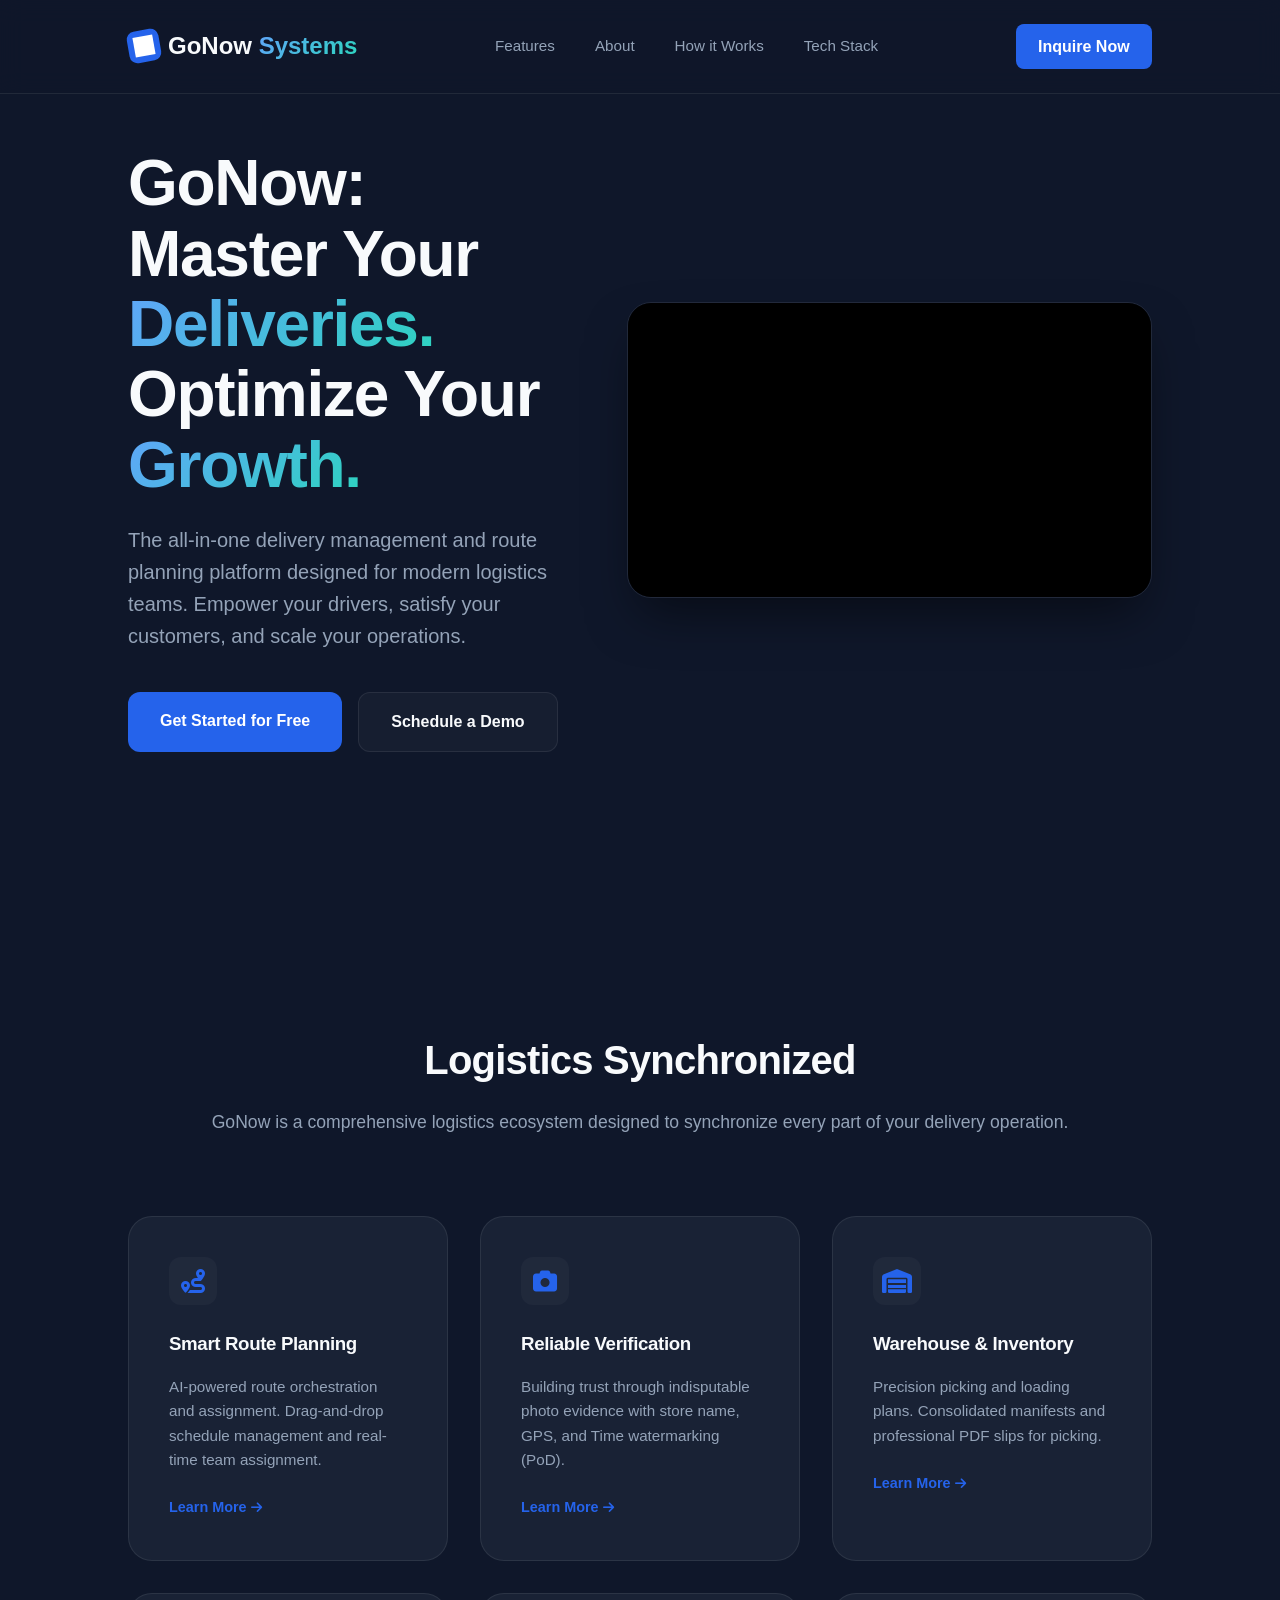
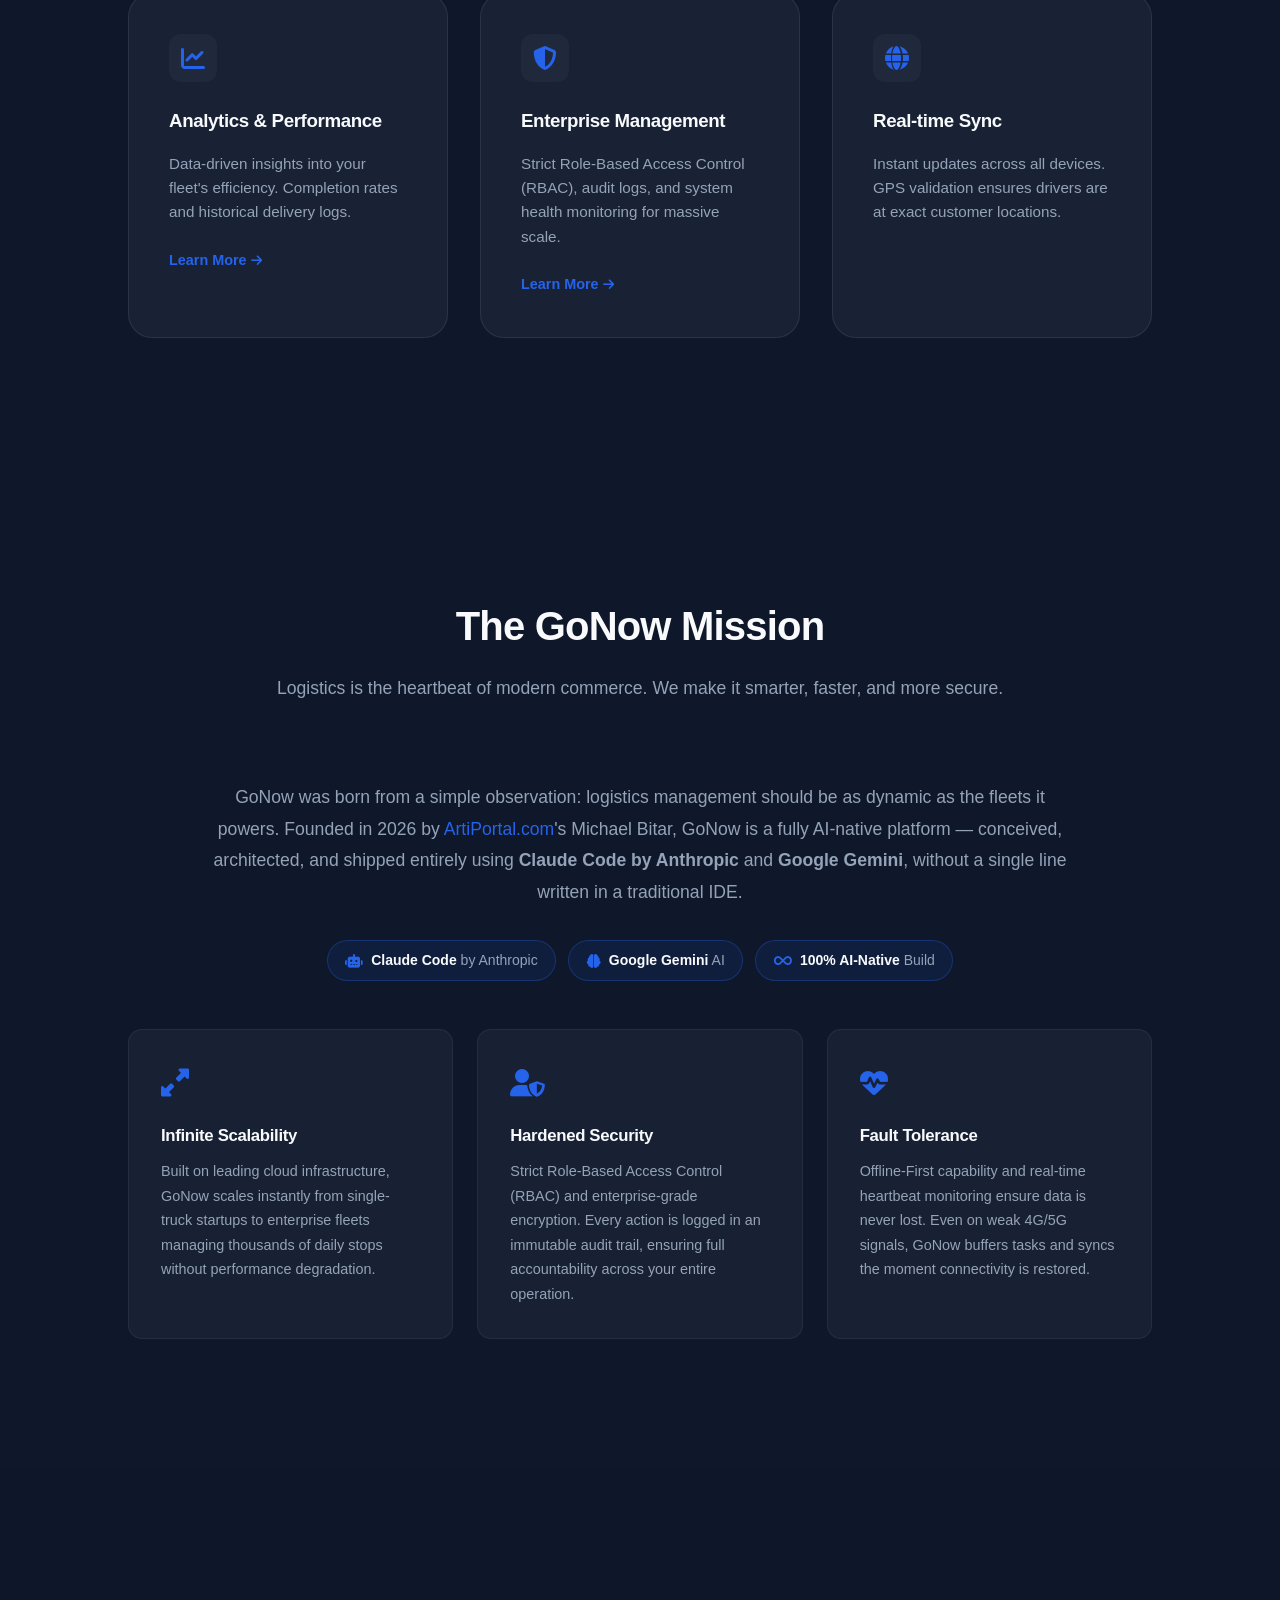
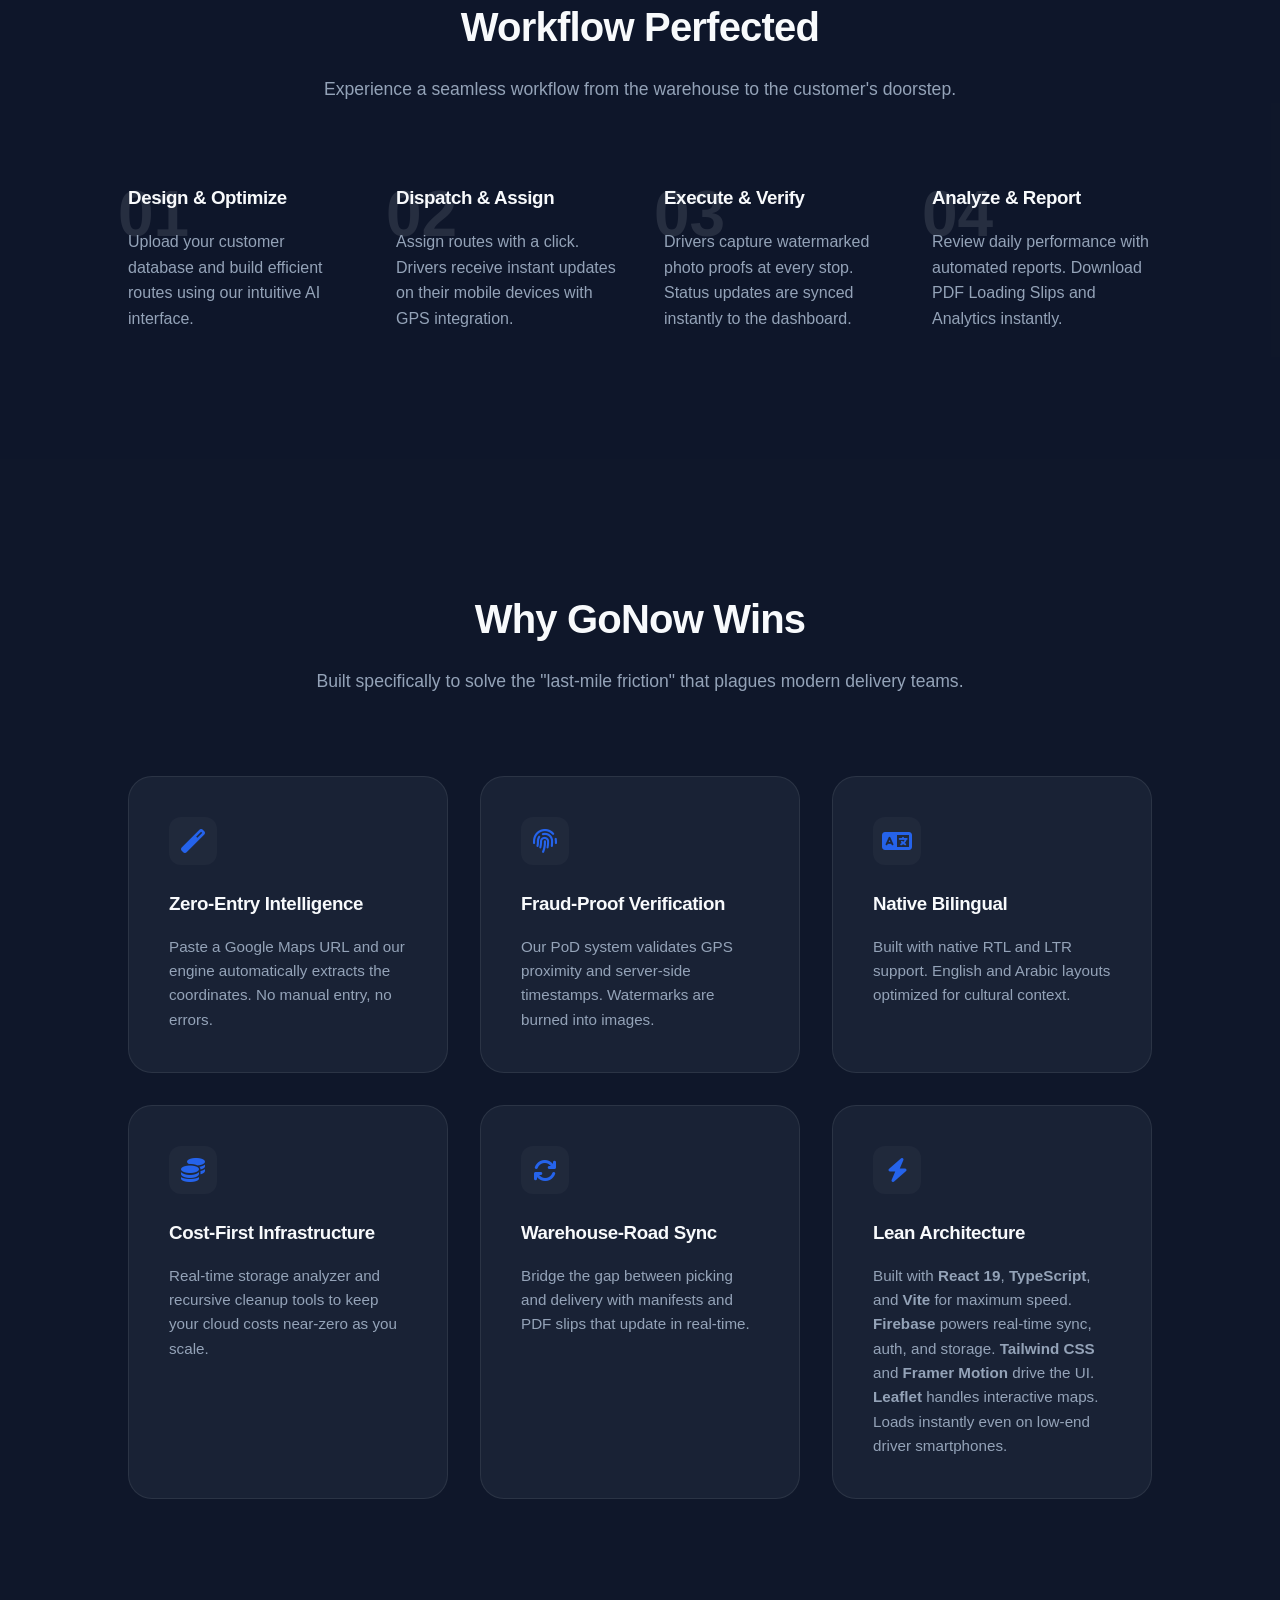
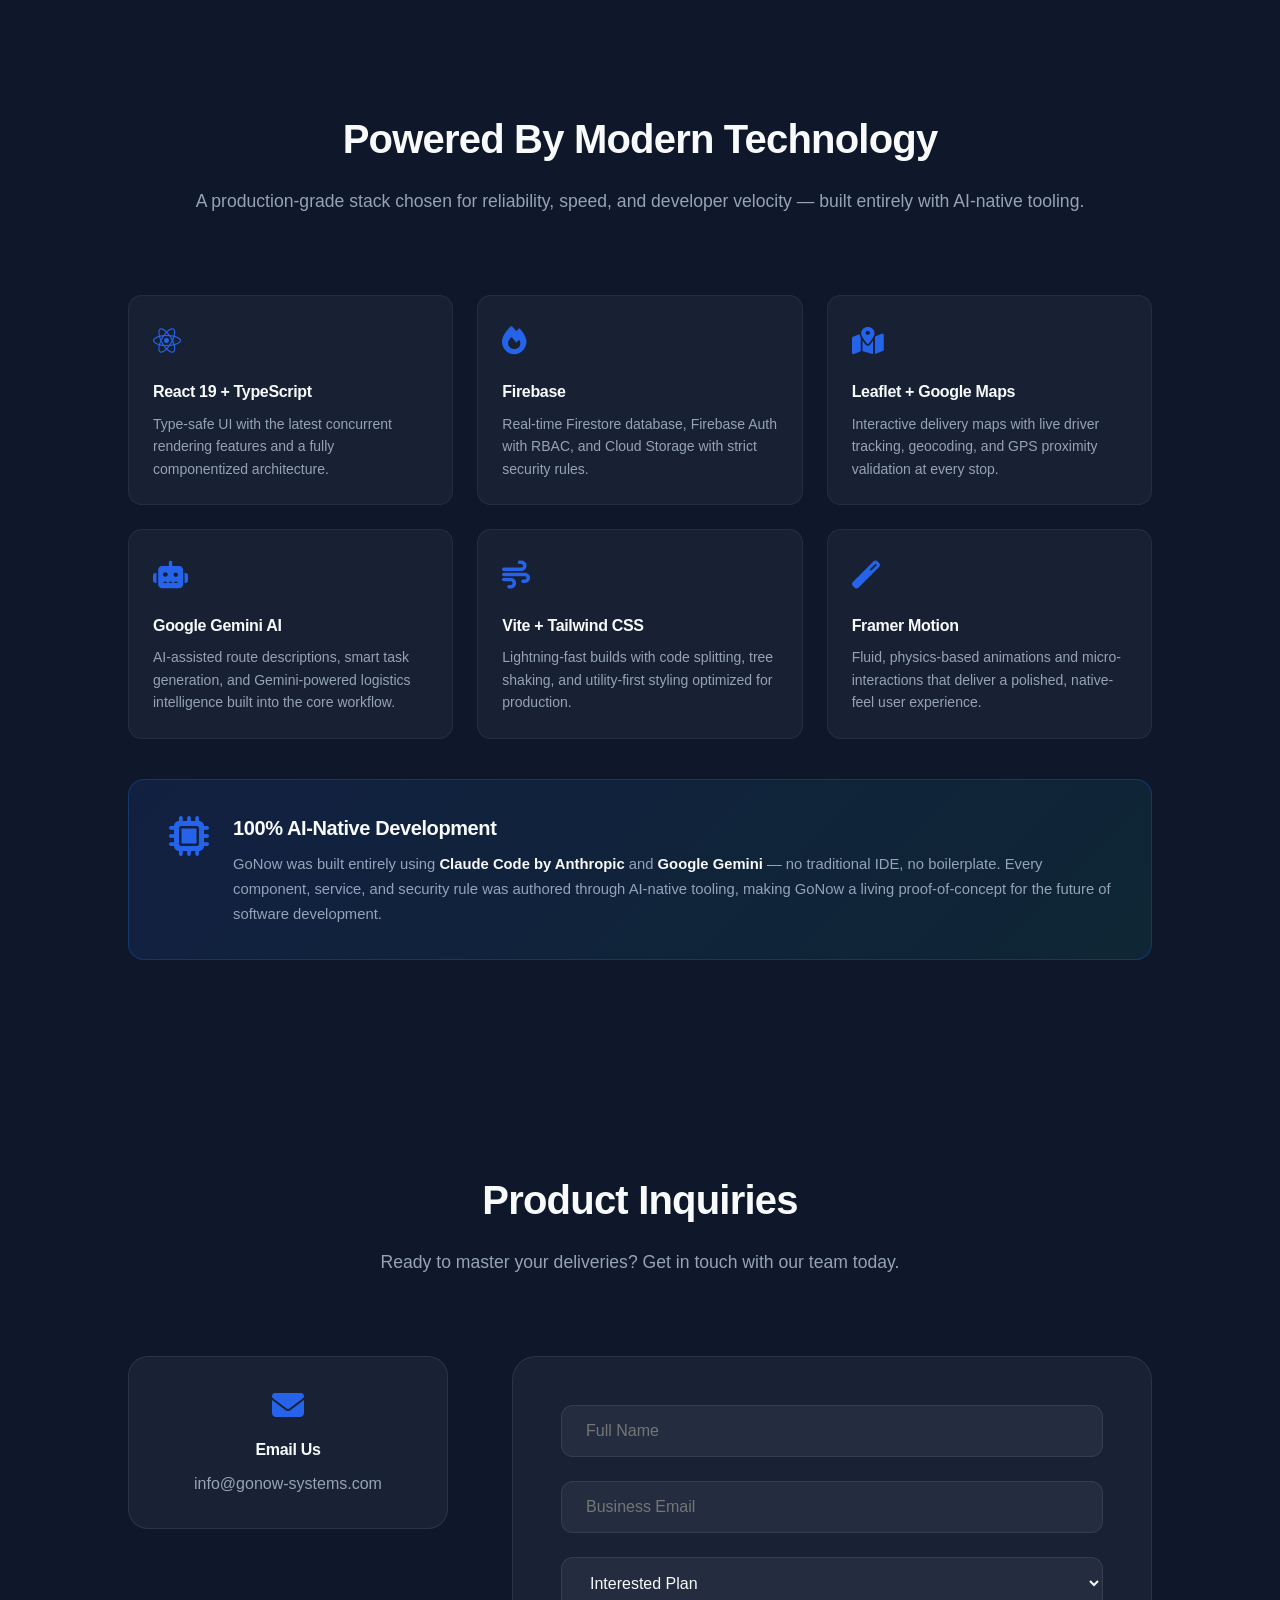
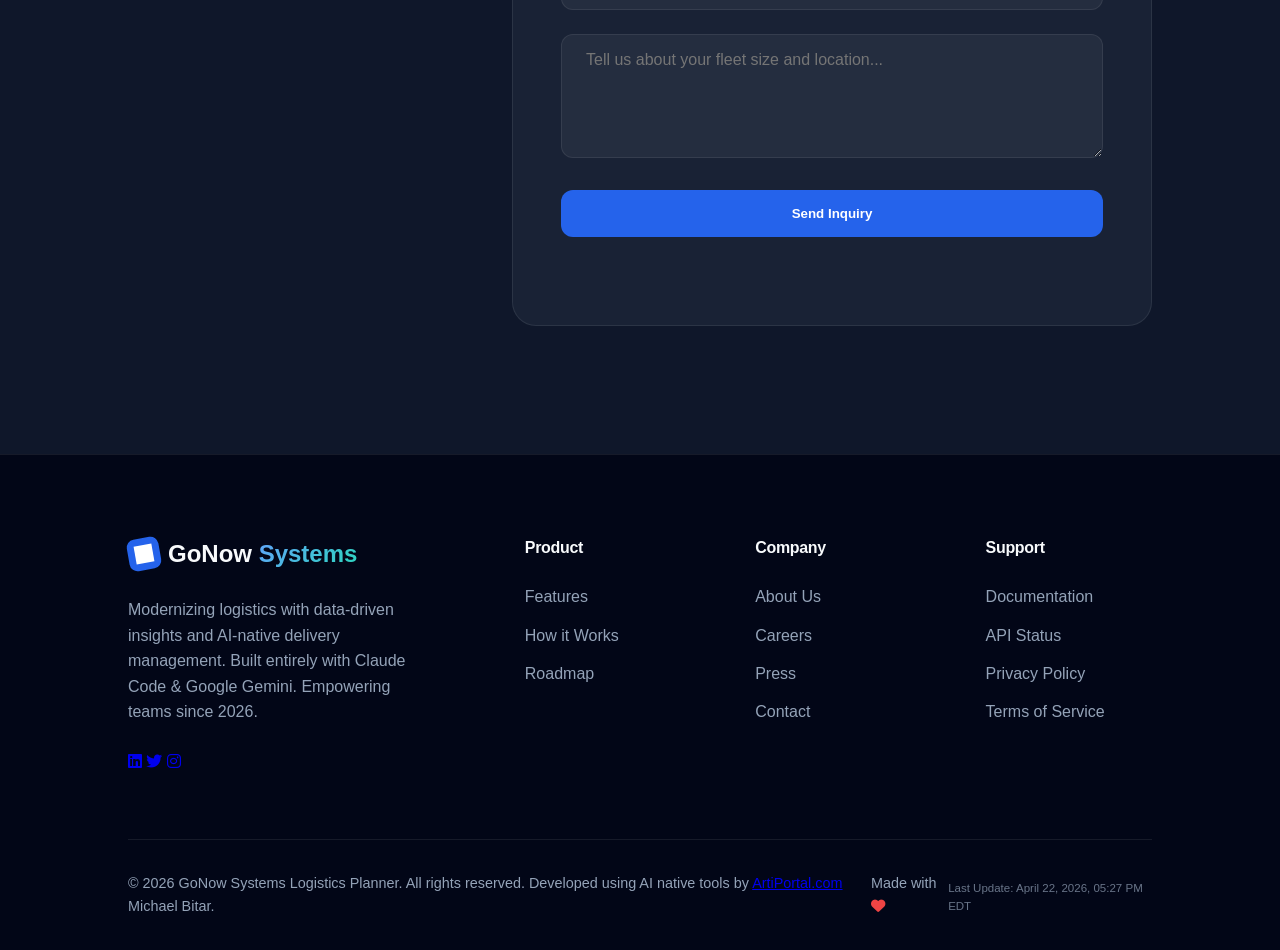
<file: index.html>
<!DOCTYPE html>
<html lang="en">

<head>
    <meta charset="UTF-8">
    <meta name="viewport" content="width=device-width, initial-scale=1.0">
    <title>GoNow Systems Logistics Planner | Master Your Deliveries.</title>
    <meta name="description"
        content="GoNow Systems Logistics Planner: AI-powered route planning, reliable PoD verification, and warehouse synchronization for modern delivery teams.">

    <!-- Structured Data -->
    <script type="application/ld+json">
    {
      "@context": "https://schema.org",
      "@type": "SoftwareApplication",
      "name": "GoNow Systems",
      "url": "https://gonow-systems.com",
      "logo": "https://gonow-systems.com/assets/logo.png",
      "description": "AI-powered route planning, reliable PoD verification, and warehouse synchronization for modern delivery teams.",
      "applicationCategory": "BusinessApplication",
      "operatingSystem": "Web",
      "offers": {
        "@type": "Offer",
        "price": "0",
        "priceCurrency": "USD",
        "description": "Request access"
      },
      "publisher": {
        "@type": "Organization",
        "name": "GoNow Systems",
        "url": "https://gonow-systems.com",
        "logo": "https://gonow-systems.com/assets/logo.png",
        "contactPoint": {
          "@type": "ContactPoint",
          "email": "info@gonow-systems.com",
          "contactType": "customer support"
        }
      }
    }
    </script>

    <!-- Sitemap -->
    <link rel="sitemap" type="application/xml" href="/sitemap.xml">

    <!-- Canonical -->
    <link rel="canonical" href="https://gonow-systems.com/">

    <!-- Open Graph / Social -->
    <meta property="og:type" content="website">
    <meta property="og:url" content="https://gonow-systems.com/">
    <meta property="og:title" content="GoNow Systems Logistics Planner | Master Your Deliveries.">
    <meta property="og:description" content="AI-powered route planning, reliable PoD verification, and warehouse synchronization for modern delivery teams.">
    <meta property="og:image" content="https://gonow-systems.com/assets/logo.png">
    <meta property="og:site_name" content="GoNow Systems">
    <meta name="twitter:card" content="summary_large_image">
    <meta name="twitter:title" content="GoNow Systems Logistics Planner | Master Your Deliveries.">
    <meta name="twitter:description" content="AI-powered route planning, reliable PoD verification, and warehouse synchronization for modern delivery teams.">
    <meta name="twitter:image" content="https://gonow-systems.com/assets/logo.png">

    <!-- Fonts & Icons -->
    <link rel="preconnect" href="https://fonts.googleapis.com">
    <link rel="preconnect" href="https://fonts.gstatic.com" crossorigin>
    <link href="https://fonts.googleapis.com/css2?family=Inter:wght@300;400;500;600;700;800&display=swap"
        rel="stylesheet">
    <link rel="stylesheet" href="style.css">
    <link rel="stylesheet" href="https://cdnjs.cloudflare.com/ajax/libs/font-awesome/6.4.0/css/all.min.css" integrity="sha512-iecdLmaskl7CVkqkXNQ/ZH/XLlvWZOJyj7Yy7tcenmpD1ypASozpmT/E0iPtmFIB46ZmdtAc9eNBvH0H/ZpiBw==" crossorigin="anonymous" referrerpolicy="no-referrer">

    <!-- Favicon -->
    <link rel="icon" type="image/png" href="assets/logo.png">

    <!-- Security -->
    <meta http-equiv="Content-Security-Policy" content="default-src 'self'; script-src 'self'; style-src 'self' fonts.googleapis.com cdnjs.cloudflare.com 'unsafe-inline'; font-src fonts.gstatic.com cdnjs.cloudflare.com; img-src 'self' data: https:; frame-src www.youtube.com; connect-src 'self';">
    <meta http-equiv="X-Content-Type-Options" content="nosniff">
    <meta http-equiv="X-Frame-Options" content="SAMEORIGIN">
</head>

<body>

    <!-- Navigation -->
    <nav>
        <a href="/" class="logo" aria-label="GoNow Systems — Go to homepage">
            <div class="logo-icon"><img src="assets/logo_optimized.png" alt=""
                    style="width: 20px; height: 20px; filter: brightness(0) invert(1);" aria-hidden="true"></div>
            <span>GoNow <span class="gradient-text">Systems</span></span>
        </a>
        <div class="nav-links">
            <a href="#features">Features</a>
            <a href="#about">About</a>
            <a href="#how-it-works">How it Works</a>
            <a href="#tech-stack">Tech Stack</a>
        </div>
        <a href="#contact" class="nav-cta">Inquire Now</a>
    </nav>

    <!-- Hero Section -->
    <section class="hero reveal">
        <div class="hero-content">
            <h1>GoNow: Master Your <span class="gradient-text">Deliveries.</span> Optimize Your <span
                    class="gradient-text">Growth.</span></h1>
            <p>The all-in-one delivery management and route planning platform designed for modern logistics teams.
                Empower your drivers, satisfy your customers, and scale your operations.</p>
            <div class="hero-buttons">
                <a href="#contact" class="btn btn-primary">Get Started for Free</a>
                <a href="#contact" class="btn btn-secondary">Schedule a Demo</a>
            </div>
        </div>
        <div class="hero-image">
            <div class="video-responsive">
                <iframe width="560" height="315" src="https://www.youtube.com/embed/O0Ba7kIfhbo?rel=0&modestbranding=1"
                    title="GoNow Systems Intro" frameborder="0" loading="lazy"
                    allow="accelerometer; autoplay; clipboard-write; encrypted-media; gyroscope; picture-in-picture; web-share"
                    allowfullscreen></iframe>
            </div>
        </div>
    </section>

    <!-- Features Section -->
    <section id="features">
        <div class="section-title reveal">
            <h2>Logistics Synchronized</h2>
            <p>GoNow is a comprehensive logistics ecosystem designed to synchronize every part of your delivery
                operation.</p>
        </div>
        <div class="features-grid">
            <div class="feature-card reveal" data-href="features/planning.html">
                <div class="feature-icon"><i class="fas fa-route"></i></div>
                <h3>Smart Route Planning</h3>
                <p>AI-powered route orchestration and assignment. Drag-and-drop schedule management and real-time team
                    assignment.</p>
                <a href="features/planning.html" class="learn-more">Learn More <i class="fas fa-arrow-right"></i></a>
            </div>
            <div class="feature-card reveal" data-href="features/verification.html">
                <div class="feature-icon"><i class="fas fa-camera"></i></div>
                <h3>Reliable Verification</h3>
                <p>Building trust through indisputable photo evidence with store name, GPS, and Time watermarking (PoD).
                </p>
                <a href="features/verification.html" class="learn-more">Learn More <i
                        class="fas fa-arrow-right"></i></a>
            </div>
            <div class="feature-card reveal" data-href="features/warehouse.html">
                <div class="feature-icon"><i class="fas fa-warehouse"></i></div>
                <h3>Warehouse & Inventory</h3>
                <p>Precision picking and loading plans. Consolidated manifests and professional PDF slips for picking.
                </p>
                <a href="features/warehouse.html" class="learn-more">Learn More <i class="fas fa-arrow-right"></i></a>
            </div>
            <div class="feature-card reveal" data-href="features/analytics.html">
                <div class="feature-icon"><i class="fas fa-chart-line"></i></div>
                <h3>Analytics & Performance</h3>
                <p>Data-driven insights into your fleet's efficiency. Completion rates and historical delivery logs.</p>
                <a href="features/analytics.html" class="learn-more">Learn More <i class="fas fa-arrow-right"></i></a>
            </div>
            <div class="feature-card reveal" data-href="features/management.html">
                <div class="feature-icon"><i class="fas fa-shield-alt"></i></div>
                <h3>Enterprise Management</h3>
                <p>Strict Role-Based Access Control (RBAC), audit logs, and system health monitoring for massive scale.
                </p>
                <a href="features/management.html" class="learn-more">Learn More <i class="fas fa-arrow-right"></i></a>
            </div>
            <div class="feature-card reveal">
                <div class="feature-icon"><i class="fas fa-globe"></i></div>
                <h3>Real-time Sync</h3>
                <p>Instant updates across all devices. GPS validation ensures drivers are at exact customer locations.
                </p>
            </div>
        </div>
    </section>

    <!-- About Section -->
    <section id="about">
        <div class="section-title reveal">
            <h2>The GoNow Mission</h2>
            <p>Logistics is the heartbeat of modern commerce. We make it smarter, faster, and more secure.</p>
        </div>

        <div class="about-intro reveal">
            <p class="about-lead">GoNow was born from a simple observation: logistics management should be as dynamic as the fleets it powers. Founded in 2026 by <a href="https://artiportal.com" target="_blank" rel="noopener noreferrer">ArtiPortal.com</a>'s Michael Bitar, GoNow is a fully AI-native platform — conceived, architected, and shipped entirely using <strong>Claude Code by Anthropic</strong> and <strong>Google Gemini</strong>, without a single line written in a traditional IDE.</p>
            <div class="about-ai-pills">
                <div class="about-ai-pill">
                    <i class="fas fa-robot"></i>
                    <span><strong>Claude Code</strong> by Anthropic</span>
                </div>
                <div class="about-ai-pill">
                    <i class="fas fa-brain"></i>
                    <span><strong>Google Gemini</strong> AI</span>
                </div>
                <div class="about-ai-pill">
                    <i class="fas fa-infinity"></i>
                    <span><strong>100% AI-Native</strong> Build</span>
                </div>
            </div>
        </div>

        <div class="about-cards reveal">
            <div class="about-card">
                <div class="about-card-icon"><i class="fas fa-expand-alt"></i></div>
                <h4>Infinite Scalability</h4>
                <p>Built on leading cloud infrastructure, GoNow scales instantly from single-truck startups to enterprise fleets managing thousands of daily stops without performance degradation.</p>
            </div>
            <div class="about-card">
                <div class="about-card-icon"><i class="fas fa-user-shield"></i></div>
                <h4>Hardened Security</h4>
                <p>Strict Role-Based Access Control (RBAC) and enterprise-grade encryption. Every action is logged in an immutable audit trail, ensuring full accountability across your entire operation.</p>
            </div>
            <div class="about-card">
                <div class="about-card-icon"><i class="fas fa-heartbeat"></i></div>
                <h4>Fault Tolerance</h4>
                <p>Offline-First capability and real-time heartbeat monitoring ensure data is never lost. Even on weak 4G/5G signals, GoNow buffers tasks and syncs the moment connectivity is restored.</p>
            </div>
        </div>
    </section>

    <!-- How It Works Section -->
    <section id="how-it-works" class="how-it-works">
        <div class="section-title reveal">
            <h2>Workflow Perfected</h2>
            <p>Experience a seamless workflow from the warehouse to the customer's doorstep.</p>
        </div>
        <div class="steps">
            <div class="step reveal">
                <div class="step-num">01</div>
                <div class="step-content">
                    <h3>Design & Optimize</h3>
                    <p>Upload your customer database and build efficient routes using our intuitive AI interface.</p>
                </div>
            </div>
            <div class="step reveal">
                <div class="step-num">02</div>
                <div class="step-content">
                    <h3>Dispatch & Assign</h3>
                    <p>Assign routes with a click. Drivers receive instant updates on their mobile devices with GPS
                        integration.</p>
                </div>
            </div>
            <div class="step reveal">
                <div class="step-num">03</div>
                <div class="step-content">
                    <h3>Execute & Verify</h3>
                    <p>Drivers capture watermarked photo proofs at every stop. Status updates are synced instantly to
                        the dashboard.</p>
                </div>
            </div>
            <div class="step reveal">
                <div class="step-num">04</div>
                <div class="step-content">
                    <h3>Analyze & Report</h3>
                    <p>Review daily performance with automated reports. Download PDF Loading Slips and Analytics
                        instantly.</p>
                </div>
            </div>
        </div>
    </section>

    <!-- Why GoNow Section -->
    <section id="why-gonow">
        <div class="section-title reveal">
            <h2>Why GoNow Wins</h2>
            <p>Built specifically to solve the "last-mile friction" that plagues modern delivery teams.</p>
        </div>
        <div class="features-grid">
            <div class="feature-card reveal">
                <div class="feature-icon"><i class="fas fa-magic"></i></div>
                <h3>Zero-Entry Intelligence</h3>
                <p>Paste a Google Maps URL and our engine automatically extracts the coordinates. No manual entry, no
                    errors.</p>
            </div>
            <div class="feature-card reveal">
                <div class="feature-icon"><i class="fas fa-fingerprint"></i></div>
                <h3>Fraud-Proof Verification</h3>
                <p>Our PoD system validates GPS proximity and server-side timestamps. Watermarks are burned into images.
                </p>
            </div>
            <div class="feature-card reveal">
                <div class="feature-icon"><i class="fas fa-language"></i></div>
                <h3>Native Bilingual</h3>
                <p>Built with native RTL and LTR support. English and Arabic layouts optimized for cultural context.</p>
            </div>
            <div class="feature-card reveal">
                <div class="feature-icon"><i class="fas fa-coins"></i></div>
                <h3>Cost-First Infrastructure</h3>
                <p>Real-time storage analyzer and recursive cleanup tools to keep your cloud costs near-zero as you
                    scale.</p>
            </div>
            <div class="feature-card reveal">
                <div class="feature-icon"><i class="fas fa-sync"></i></div>
                <h3>Warehouse-Road Sync</h3>
                <p>Bridge the gap between picking and delivery with manifests and PDF slips that update in real-time.
                </p>
            </div>
            <div class="feature-card reveal">
                <div class="feature-icon"><i class="fas fa-bolt"></i></div>
                <h3>Lean Architecture</h3>
                <p>Built with <strong>React 19</strong>, <strong>TypeScript</strong>, and <strong>Vite</strong> for
                    maximum speed. <strong>Firebase</strong> powers real-time sync, auth, and storage.
                    <strong>Tailwind CSS</strong> and <strong>Framer Motion</strong> drive the UI.
                    <strong>Leaflet</strong> handles interactive maps. Loads instantly even on low-end driver smartphones.
                </p>
            </div>
        </div>
    </section>

    <!-- Tech Stack Section -->
    <section id="tech-stack" class="tech-stack-section">
        <div class="section-title reveal">
            <h2>Powered By Modern Technology</h2>
            <p>A production-grade stack chosen for reliability, speed, and developer velocity — built entirely with AI-native tooling.</p>
        </div>
        <div class="tech-grid reveal">
            <div class="tech-card">
                <div class="tech-card-icon"><i class="fab fa-react"></i></div>
                <h4>React 19 + TypeScript</h4>
                <p>Type-safe UI with the latest concurrent rendering features and a fully componentized architecture.</p>
            </div>
            <div class="tech-card">
                <div class="tech-card-icon"><i class="fas fa-fire"></i></div>
                <h4>Firebase</h4>
                <p>Real-time Firestore database, Firebase Auth with RBAC, and Cloud Storage with strict security rules.</p>
            </div>
            <div class="tech-card">
                <div class="tech-card-icon"><i class="fas fa-map-marked-alt"></i></div>
                <h4>Leaflet + Google Maps</h4>
                <p>Interactive delivery maps with live driver tracking, geocoding, and GPS proximity validation at every stop.</p>
            </div>
            <div class="tech-card">
                <div class="tech-card-icon"><i class="fas fa-robot"></i></div>
                <h4>Google Gemini AI</h4>
                <p>AI-assisted route descriptions, smart task generation, and Gemini-powered logistics intelligence built into the core workflow.</p>
            </div>
            <div class="tech-card">
                <div class="tech-card-icon"><i class="fas fa-wind"></i></div>
                <h4>Vite + Tailwind CSS</h4>
                <p>Lightning-fast builds with code splitting, tree shaking, and utility-first styling optimized for production.</p>
            </div>
            <div class="tech-card">
                <div class="tech-card-icon"><i class="fas fa-magic"></i></div>
                <h4>Framer Motion</h4>
                <p>Fluid, physics-based animations and micro-interactions that deliver a polished, native-feel user experience.</p>
            </div>
        </div>
        <div class="ai-native-banner reveal">
            <div class="ai-native-content">
                <i class="fas fa-microchip"></i>
                <div>
                    <h3>100% AI-Native Development</h3>
                    <p>GoNow was built entirely using <strong>Claude Code by Anthropic</strong> and <strong>Google Gemini</strong> — no traditional IDE, no boilerplate. Every component, service, and security rule was authored through AI-native tooling, making GoNow a living proof-of-concept for the future of software development.</p>
                </div>
            </div>
        </div>
    </section>





    <!-- Contact Section -->
    <section id="contact">
        <div class="section-title reveal">
            <h2>Product Inquiries</h2>
            <p>Ready to master your deliveries? Get in touch with our team today.</p>
        </div>
        <div class="contact-container reveal">
            <div class="contact-info-boxes">
                <div class="info-box">
                    <i class="fas fa-envelope"></i>
                    <h4>Email Us</h4>
                    <p>info@gonow-systems.com</p>
                </div>

            </div>
            <form id="inquiry-form" class="contact-form">
                <div class="form-group">
                    <label for="name" class="sr-only">Full Name</label>
                    <input type="text" id="name" name="name" placeholder="Full Name" required>
                </div>
                <div class="form-group">
                    <label for="email" class="sr-only">Business Email</label>
                    <input type="email" id="email" name="email" placeholder="Business Email" required>
                </div>
                <div class="form-group">
                    <label for="plan" class="sr-only">Interested Plan</label>
                    <select id="plan" name="plan">
                        <option value="" disabled selected>Interested Plan</option>
                        <option value="starter">Starter</option>
                        <option value="pro">Pro</option>
                        <option value="enterprise">Enterprise</option>
                    </select>
                </div>
                <div class="form-group">
                    <label for="message" class="sr-only">Message</label>
                    <textarea id="message" name="message" placeholder="Tell us about your fleet size and location..."
                        rows="5" required></textarea>
                </div>
                <button type="submit" class="btn btn-primary submit-btn">Send Inquiry</button>
                <p id="form-status" class="form-status"></p>
            </form>
        </div>
    </section>

    <!-- Footer -->
    <footer>
        <div class="footer-top">
            <div class="footer-info">
                <div class="logo">
                    <div class="logo-icon"><img src="assets/logo_optimized.png" alt="Logo"
                            style="width: 18px; height: 18px; filter: brightness(0) invert(1);">
                    </div>
                    <span>GoNow <span class="gradient-text">Systems</span></span>
                </div>
                <p>Modernizing logistics with data-driven insights and AI-native delivery management. Built entirely with Claude Code &amp; Google Gemini. Empowering teams since 2026.</p>
                <div class="social-links">
                    <a href="#"><i class="fab fa-linkedin"></i></a>
                    <a href="#"><i class="fab fa-twitter"></i></a>
                    <a href="#"><i class="fab fa-instagram"></i></a>
                </div>
            </div>
            <div class="footer-links">
                <h4>Product</h4>
                <ul>
                    <li><a href="#features">Features</a></li>

                    <li><a href="#how-it-works">How it Works</a></li>
                    <li><a href="#contact">Roadmap</a></li>
                </ul>
            </div>
            <div class="footer-links">
                <h4>Company</h4>
                <ul>
                    <li><a href="#about">About Us</a></li>
                    <li><a href="#contact">Careers</a></li>
                    <li><a href="#contact">Press</a></li>
                    <li><a href="#contact">Contact</a></li>
                </ul>
            </div>
            <div class="footer-links">
                <h4>Support</h4>
                <ul>
                    <li><a href="#features">Documentation</a></li>
                    <li><a href="#contact">API Status</a></li>
                    <li><a href="privacy.html">Privacy Policy</a></li>
                    <li><a href="terms.html">Terms of Service</a></li>
                </ul>
            </div>
        </div>
        <div class="footer-bottom">
            <p>&copy; 2026 GoNow Systems Logistics Planner. All rights reserved. Developed using AI native tools by
                <a href="https://artiportal.com" target="_blank" rel="noopener noreferrer">ArtiPortal.com</a> Michael Bitar.
            </p>
            <p>Made with <i class="fas fa-heart" style="color: #ef4444;"></i></p>
            <p id="last-updated" style="font-size: 0.8em; opacity: 0.7; margin-top: 5px;">Last Update: <span
                    class="placeholder">--</span></p>
        </div>
    </footer>

    <button id="back-to-top" title="Go to top"><i class="fas fa-arrow-up"></i></button>

    <script src="script.js"></script>
</body>

</html>
</file>
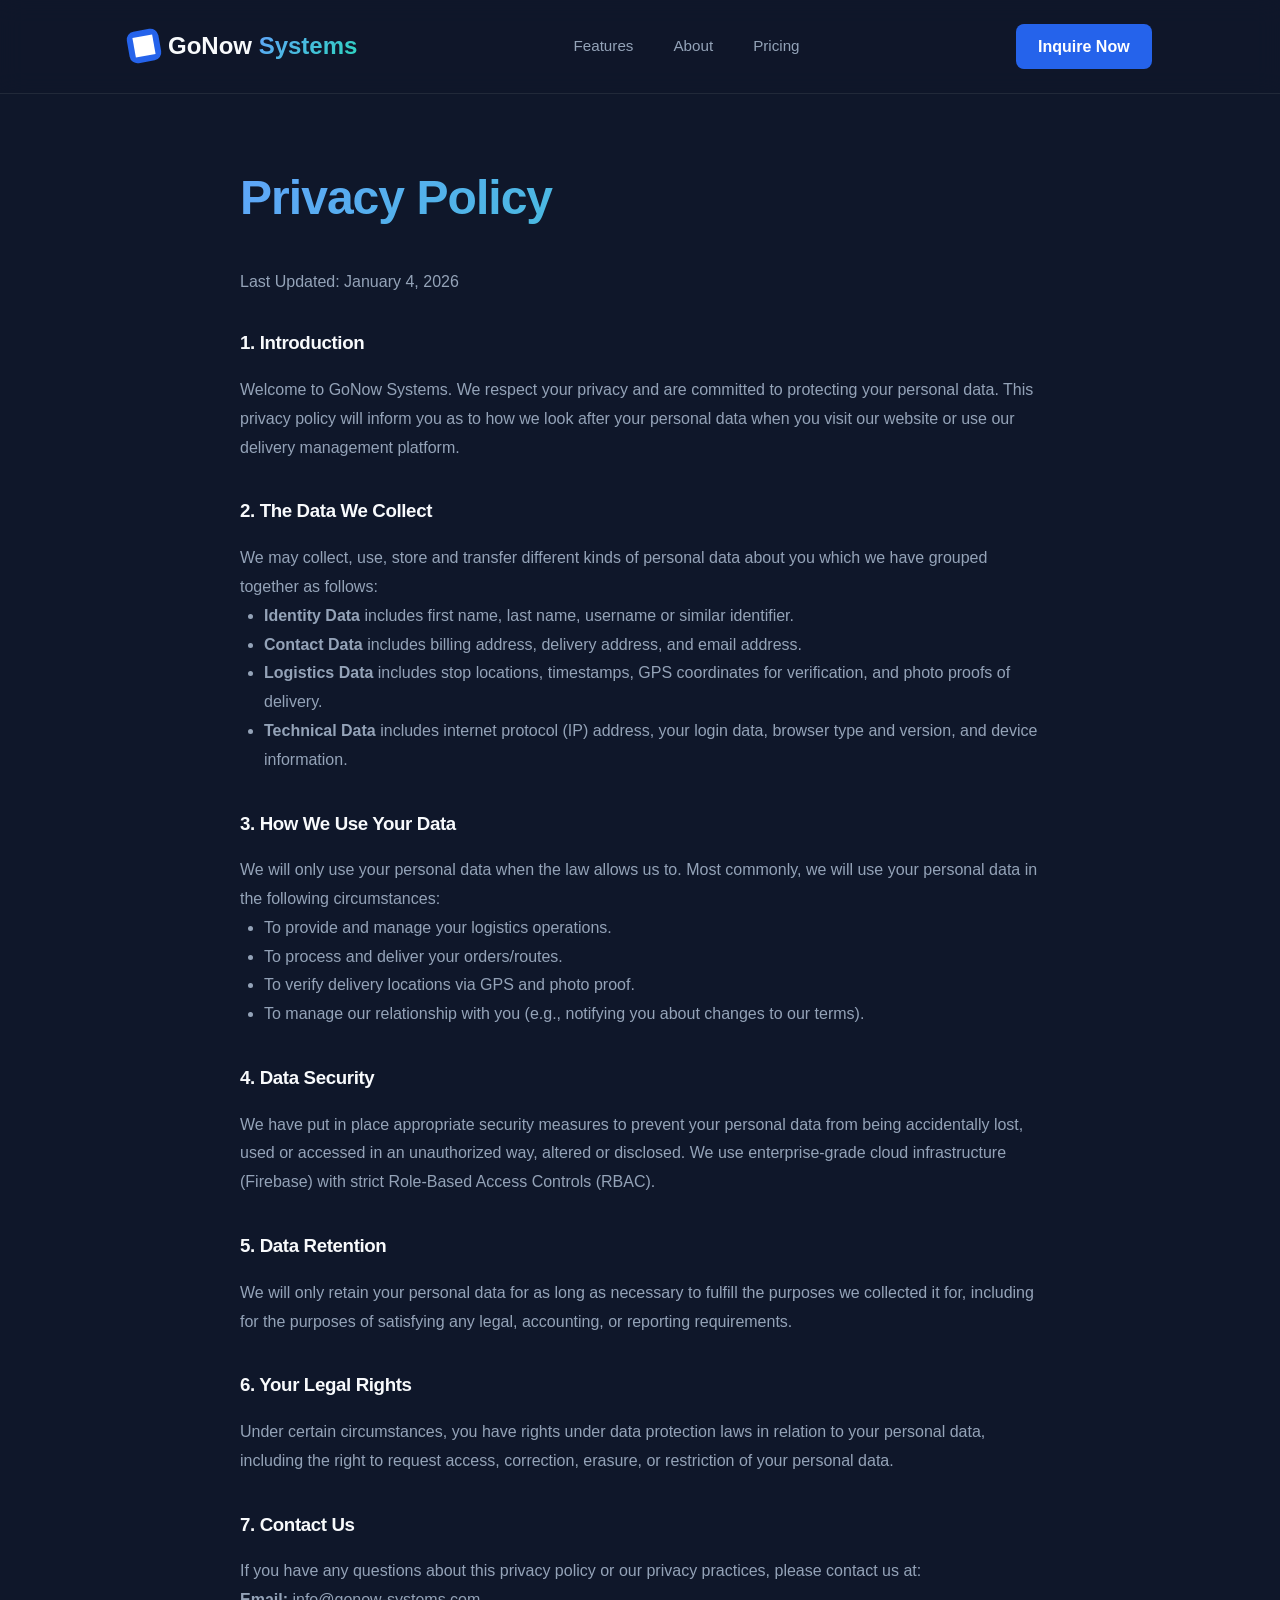
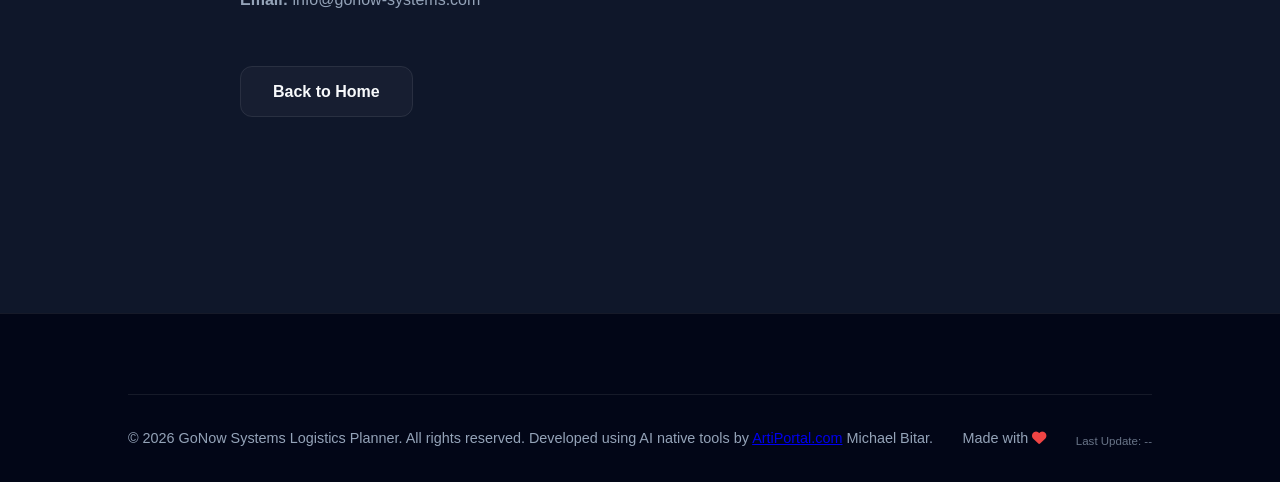
<file: privacy.html>
<!DOCTYPE html>
<html lang="en">

<head>
    <meta charset="UTF-8">
    <meta name="viewport" content="width=device-width, initial-scale=1.0">
    <title>Privacy Policy | GoNow Systems</title>
    <link rel="stylesheet" href="style.css">
    <link rel="stylesheet" href="https://cdnjs.cloudflare.com/ajax/libs/font-awesome/6.4.0/css/all.min.css" integrity="sha512-iecdLmaskl7CVkqkXNQ/ZH/XLlvWZOJyj7Yy7tcenmpD1ypASozpmT/E0iPtmFIB46ZmdtAc9eNBvH0H/ZpiBw==" crossorigin="anonymous" referrerpolicy="no-referrer">
    <link rel="icon" type="image/png" href="assets/logo.png">

    <!-- Canonical -->
    <link rel="canonical" href="https://gonow-systems.com/privacy.html">

    <!-- Security -->
    <meta http-equiv="Content-Security-Policy" content="default-src 'self'; script-src 'self'; style-src 'self' cdnjs.cloudflare.com 'unsafe-inline'; font-src cdnjs.cloudflare.com; img-src 'self' data: https:; frame-src 'none'; connect-src 'self';">
    <meta http-equiv="X-Content-Type-Options" content="nosniff">
    <meta http-equiv="X-Frame-Options" content="SAMEORIGIN">
</head>

<body class="legal-page">

    <!-- Navigation -->
    <nav>
        <div class="logo">
            <div class="logo-icon"><img src="assets/logo.png" alt="Logo"
                    style="width: 20px; height: 20px; filter: brightness(0) invert(1);"></div>
            <a href="index.html" style="text-decoration: none; color: inherit;"><span>GoNow <span
                        class="gradient-text">Systems</span></span></a>
        </div>
        <div class="nav-links">
            <a href="index.html#features">Features</a>
            <a href="index.html#about">About</a>
            <a href="index.html#pricing">Pricing</a>
        </div>
        <a href="index.html#contact" class="nav-cta">Inquire Now</a>
    </nav>

    <section class="legal-content reveal active" style="padding-top: 10rem;">
        <div class="container" style="max-width: 800px; margin: 0 auto;">
            <h1 class="gradient-text" style="font-size: 3rem; margin-bottom: 2rem;">Privacy Policy</h1>
            <p style="color: var(--text-secondary); margin-bottom: 2rem;">Last Updated: January 4, 2026</p>

            <div class="legal-text" style="color: var(--text-secondary); line-height: 1.8;">
                <h3 style="color: var(--text-primary); margin: 2rem 0 1rem;">1. Introduction</h3>
                <p>Welcome to GoNow Systems. We respect your privacy and are committed to protecting your personal data.
                    This privacy policy will inform you as to how we look after your personal data when you visit our
                    website or use our delivery management platform.</p>

                <h3 style="color: var(--text-primary); margin: 2rem 0 1rem;">2. The Data We Collect</h3>
                <p>We may collect, use, store and transfer different kinds of personal data about you which we have
                    grouped together as follows:</p>
                <ul style="margin-left: 1.5rem; margin-bottom: 1rem;">
                    <li><strong>Identity Data</strong> includes first name, last name, username or similar identifier.
                    </li>
                    <li><strong>Contact Data</strong> includes billing address, delivery address, and email address.
                    </li>
                    <li><strong>Logistics Data</strong> includes stop locations, timestamps, GPS coordinates for
                        verification, and photo proofs of delivery.</li>
                    <li><strong>Technical Data</strong> includes internet protocol (IP) address, your login data,
                        browser type and version, and device information.</li>
                </ul>

                <h3 style="color: var(--text-primary); margin: 2rem 0 1rem;">3. How We Use Your Data</h3>
                <p>We will only use your personal data when the law allows us to. Most commonly, we will use your
                    personal data in the following circumstances:</p>
                <ul style="margin-left: 1.5rem; margin-bottom: 1rem;">
                    <li>To provide and manage your logistics operations.</li>
                    <li>To process and deliver your orders/routes.</li>
                    <li>To verify delivery locations via GPS and photo proof.</li>
                    <li>To manage our relationship with you (e.g., notifying you about changes to our terms).</li>
                </ul>

                <h3 style="color: var(--text-primary); margin: 2rem 0 1rem;">4. Data Security</h3>
                <p>We have put in place appropriate security measures to prevent your personal data from being
                    accidentally lost, used or accessed in an unauthorized way, altered or disclosed. We use
                    enterprise-grade cloud infrastructure (Firebase) with strict Role-Based Access Controls (RBAC).</p>

                <h3 style="color: var(--text-primary); margin: 2rem 0 1rem;">5. Data Retention</h3>
                <p>We will only retain your personal data for as long as necessary to fulfill the purposes we collected
                    it for, including for the purposes of satisfying any legal, accounting, or reporting requirements.
                </p>

                <h3 style="color: var(--text-primary); margin: 2rem 0 1rem;">6. Your Legal Rights</h3>
                <p>Under certain circumstances, you have rights under data protection laws in relation to your personal
                    data, including the right to request access, correction, erasure, or restriction of your personal
                    data.</p>

                <h3 style="color: var(--text-primary); margin: 2rem 0 1rem;">7. Contact Us</h3>
                <p>If you have any questions about this privacy policy or our privacy practices, please contact us at:
                </p>
                <p><strong>Email:</strong> info@gonow-systems.com</p>
            </div>

            <div style="margin-top: 4rem;">
                <a href="index.html" class="btn btn-secondary">Back to Home</a>
            </div>
        </div>
    </section>

    <!-- Footer -->
    <footer style="margin-top: 5rem;">
        <div class="footer-bottom">
            <p>&copy; 2026 GoNow Systems Logistics Planner. All rights reserved. Developed using AI native tools by
                <a href="https://artiportal.com" target="_blank" rel="noopener noreferrer">ArtiPortal.com</a> Michael Bitar.
            </p>
            <p>Made with <i class="fas fa-heart" style="color: #ef4444;"></i></p>
            <p id="last-updated" style="font-size: 0.8em; opacity: 0.7; margin-top: 5px;">Last Update: <span
                    class="placeholder">--</span></p>
        </div>
    </footer>

</body>

</html>
</file>
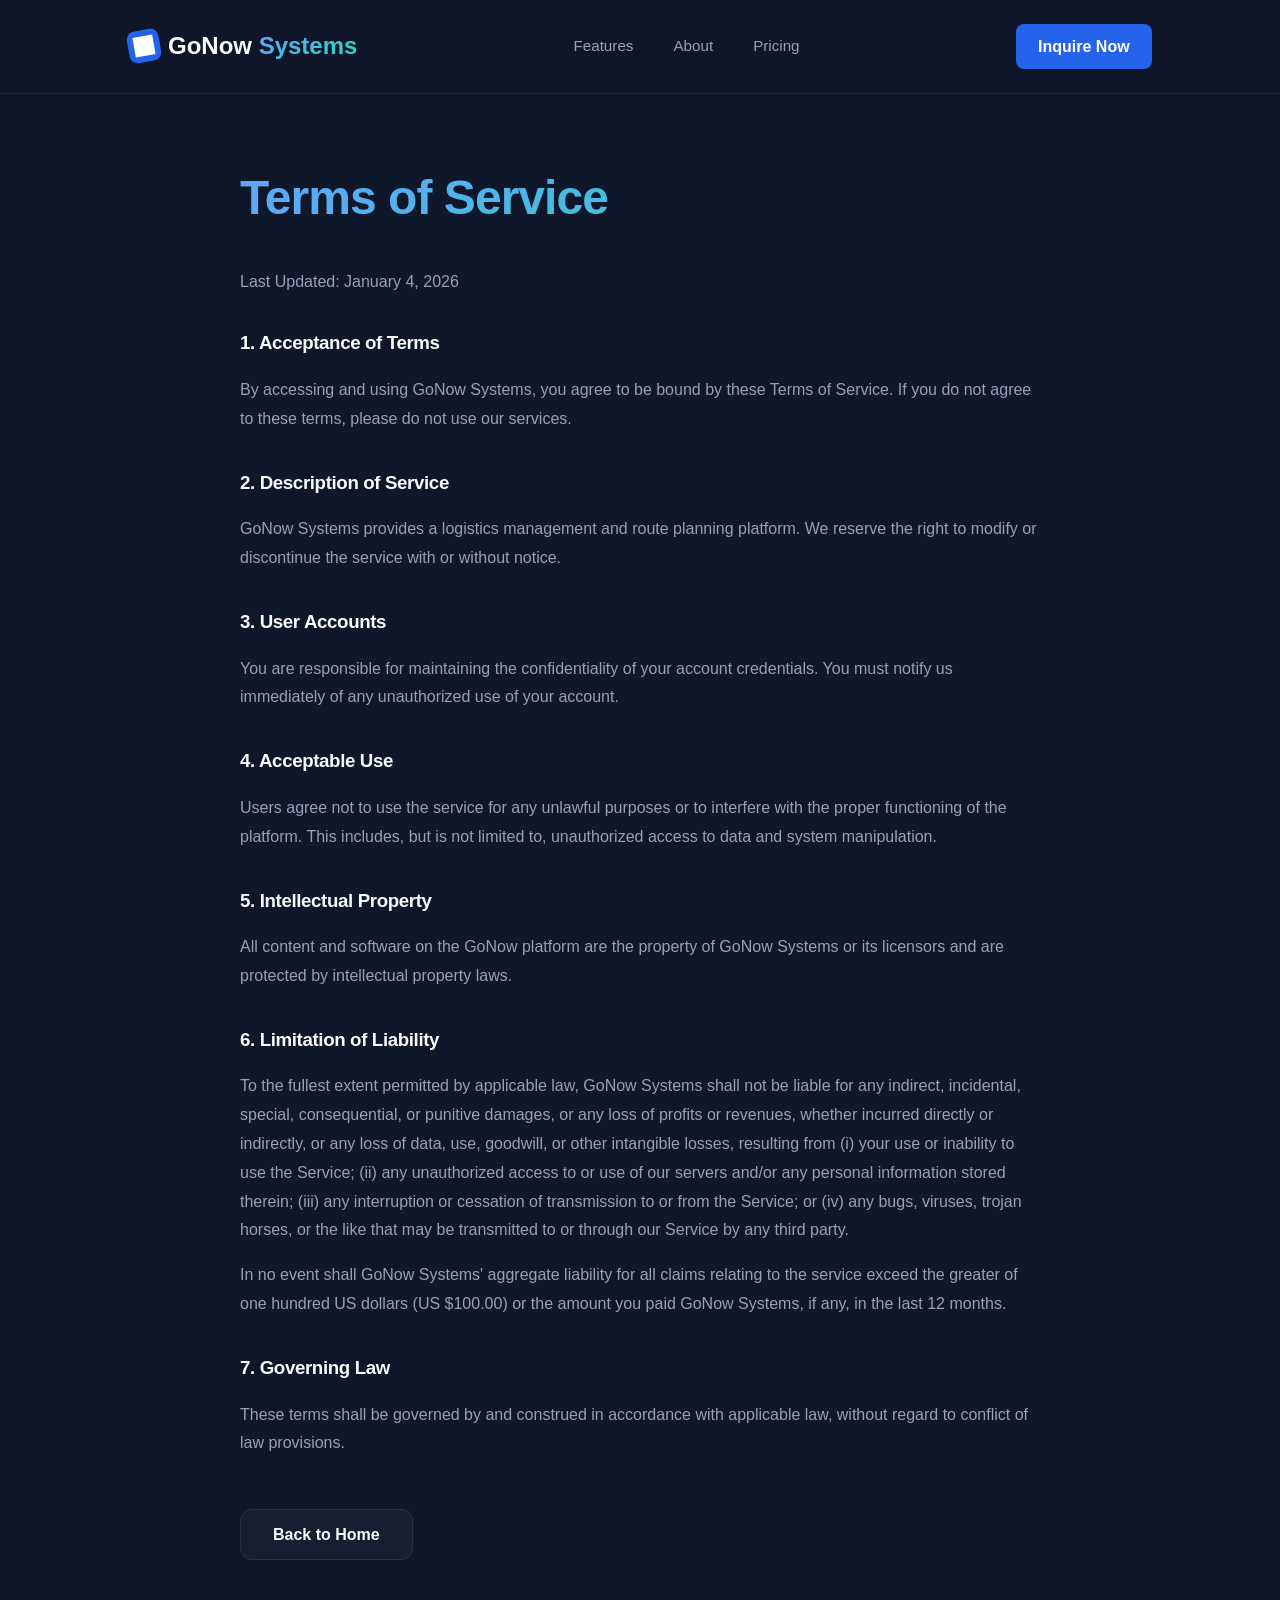
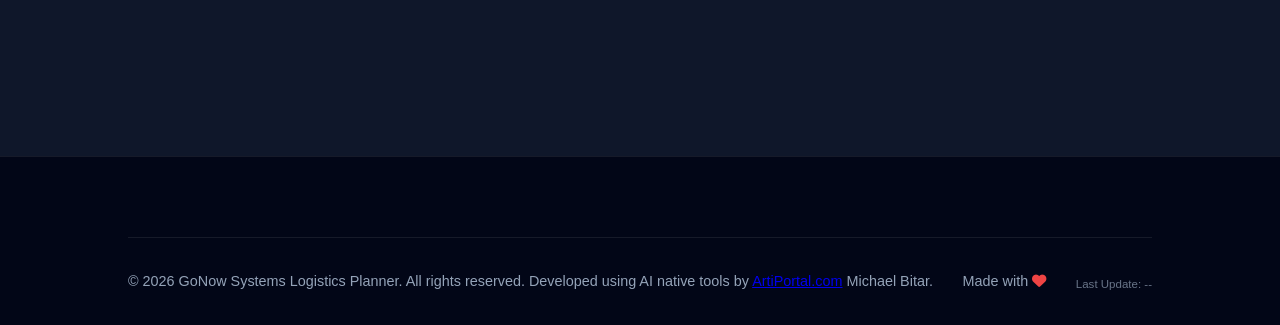
<file: terms.html>
<!DOCTYPE html>
<html lang="en">

<head>
    <meta charset="UTF-8">
    <meta name="viewport" content="width=device-width, initial-scale=1.0">
    <title>Terms of Service | GoNow Systems</title>
    <link rel="stylesheet" href="style.css">
    <link rel="stylesheet" href="https://cdnjs.cloudflare.com/ajax/libs/font-awesome/6.4.0/css/all.min.css" integrity="sha512-iecdLmaskl7CVkqkXNQ/ZH/XLlvWZOJyj7Yy7tcenmpD1ypASozpmT/E0iPtmFIB46ZmdtAc9eNBvH0H/ZpiBw==" crossorigin="anonymous" referrerpolicy="no-referrer">
    <link rel="icon" type="image/png" href="assets/logo.png">

    <!-- Canonical -->
    <link rel="canonical" href="https://gonow-systems.com/terms.html">

    <!-- Security -->
    <meta http-equiv="Content-Security-Policy" content="default-src 'self'; script-src 'self'; style-src 'self' cdnjs.cloudflare.com 'unsafe-inline'; font-src cdnjs.cloudflare.com; img-src 'self' data: https:; frame-src 'none'; connect-src 'self';">
    <meta http-equiv="X-Content-Type-Options" content="nosniff">
    <meta http-equiv="X-Frame-Options" content="SAMEORIGIN">
</head>

<body class="legal-page">

    <!-- Navigation -->
    <nav>
        <div class="logo">
            <div class="logo-icon"><img src="assets/logo.png" alt="Logo"
                    style="width: 20px; height: 20px; filter: brightness(0) invert(1);"></div>
            <a href="index.html" style="text-decoration: none; color: inherit;"><span>GoNow <span
                        class="gradient-text">Systems</span></span></a>
        </div>
        <div class="nav-links">
            <a href="index.html#features">Features</a>
            <a href="index.html#about">About</a>
            <a href="index.html#pricing">Pricing</a>
        </div>
        <a href="index.html#contact" class="nav-cta">Inquire Now</a>
    </nav>

    <section class="legal-content reveal active" style="padding-top: 10rem;">
        <div class="container" style="max-width: 800px; margin: 0 auto;">
            <h1 class="gradient-text" style="font-size: 3rem; margin-bottom: 2rem;">Terms of Service</h1>
            <p style="color: var(--text-secondary); margin-bottom: 2rem;">Last Updated: January 4, 2026</p>

            <div class="legal-text" style="color: var(--text-secondary); line-height: 1.8;">
                <h3 style="color: var(--text-primary); margin: 2rem 0 1rem;">1. Acceptance of Terms</h3>
                <p>By accessing and using GoNow Systems, you agree to be bound by these Terms of Service. If you do not
                    agree to these terms, please do not use our services.</p>

                <h3 style="color: var(--text-primary); margin: 2rem 0 1rem;">2. Description of Service</h3>
                <p>GoNow Systems provides a logistics management and route planning platform. We reserve the right to
                    modify or discontinue the service with or without notice.</p>

                <h3 style="color: var(--text-primary); margin: 2rem 0 1rem;">3. User Accounts</h3>
                <p>You are responsible for maintaining the confidentiality of your account credentials. You must notify
                    us immediately of any unauthorized use of your account.</p>

                <h3 style="color: var(--text-primary); margin: 2rem 0 1rem;">4. Acceptable Use</h3>
                <p>Users agree not to use the service for any unlawful purposes or to interfere with the proper
                    functioning of the platform. This includes, but is not limited to, unauthorized access to data and
                    system manipulation.</p>

                <h3 style="color: var(--text-primary); margin: 2rem 0 1rem;">5. Intellectual Property</h3>
                <p>All content and software on the GoNow platform are the property of GoNow Systems or its licensors and
                    are protected by intellectual property laws.</p>

                <h3 style="color: var(--text-primary); margin: 2rem 0 1rem;">6. Limitation of Liability</h3>
                <p>To the fullest extent permitted by applicable law, GoNow Systems shall not be liable for any
                    indirect,
                    incidental, special, consequential, or punitive damages, or any loss of profits or revenues, whether
                    incurred directly or indirectly, or any loss of data, use, goodwill, or other intangible losses,
                    resulting from (i) your use or inability to use the Service; (ii) any unauthorized access to or use
                    of our servers and/or any personal information stored therein; (iii) any interruption or cessation
                    of transmission to or from the Service; or (iv) any bugs, viruses, trojan horses, or the like that
                    may be transmitted to or through our Service by any third party.</p>
                <p style="margin-top: 1rem;">In no event shall GoNow Systems' aggregate liability for all claims
                    relating to the service exceed the greater
                    of one hundred US dollars (US $100.00) or the amount you paid GoNow Systems, if any, in the last 12
                    months.</p>

                <h3 style="color: var(--text-primary); margin: 2rem 0 1rem;">7. Governing Law</h3>
                <p>These terms shall be governed by and construed in accordance with applicable law, without regard
                    to conflict of law provisions.</p>
            </div>

            <div style="margin-top: 4rem;">
                <a href="index.html" class="btn btn-secondary">Back to Home</a>
            </div>
        </div>
    </section>

    <!-- Footer -->
    <footer style="margin-top: 5rem;">
        <div class="footer-bottom">
            <p>&copy; 2026 GoNow Systems Logistics Planner. All rights reserved. Developed using AI native tools by
                <a href="https://artiportal.com" target="_blank" rel="noopener noreferrer">ArtiPortal.com</a> Michael Bitar.
            </p>
            <p>Made with <i class="fas fa-heart" style="color: #ef4444;"></i></p>
            <p id="last-updated" style="font-size: 0.8em; opacity: 0.7; margin-top: 5px;">Last Update: <span
                    class="placeholder">--</span></p>
        </div>
    </footer>

</body>

</html>
</file>
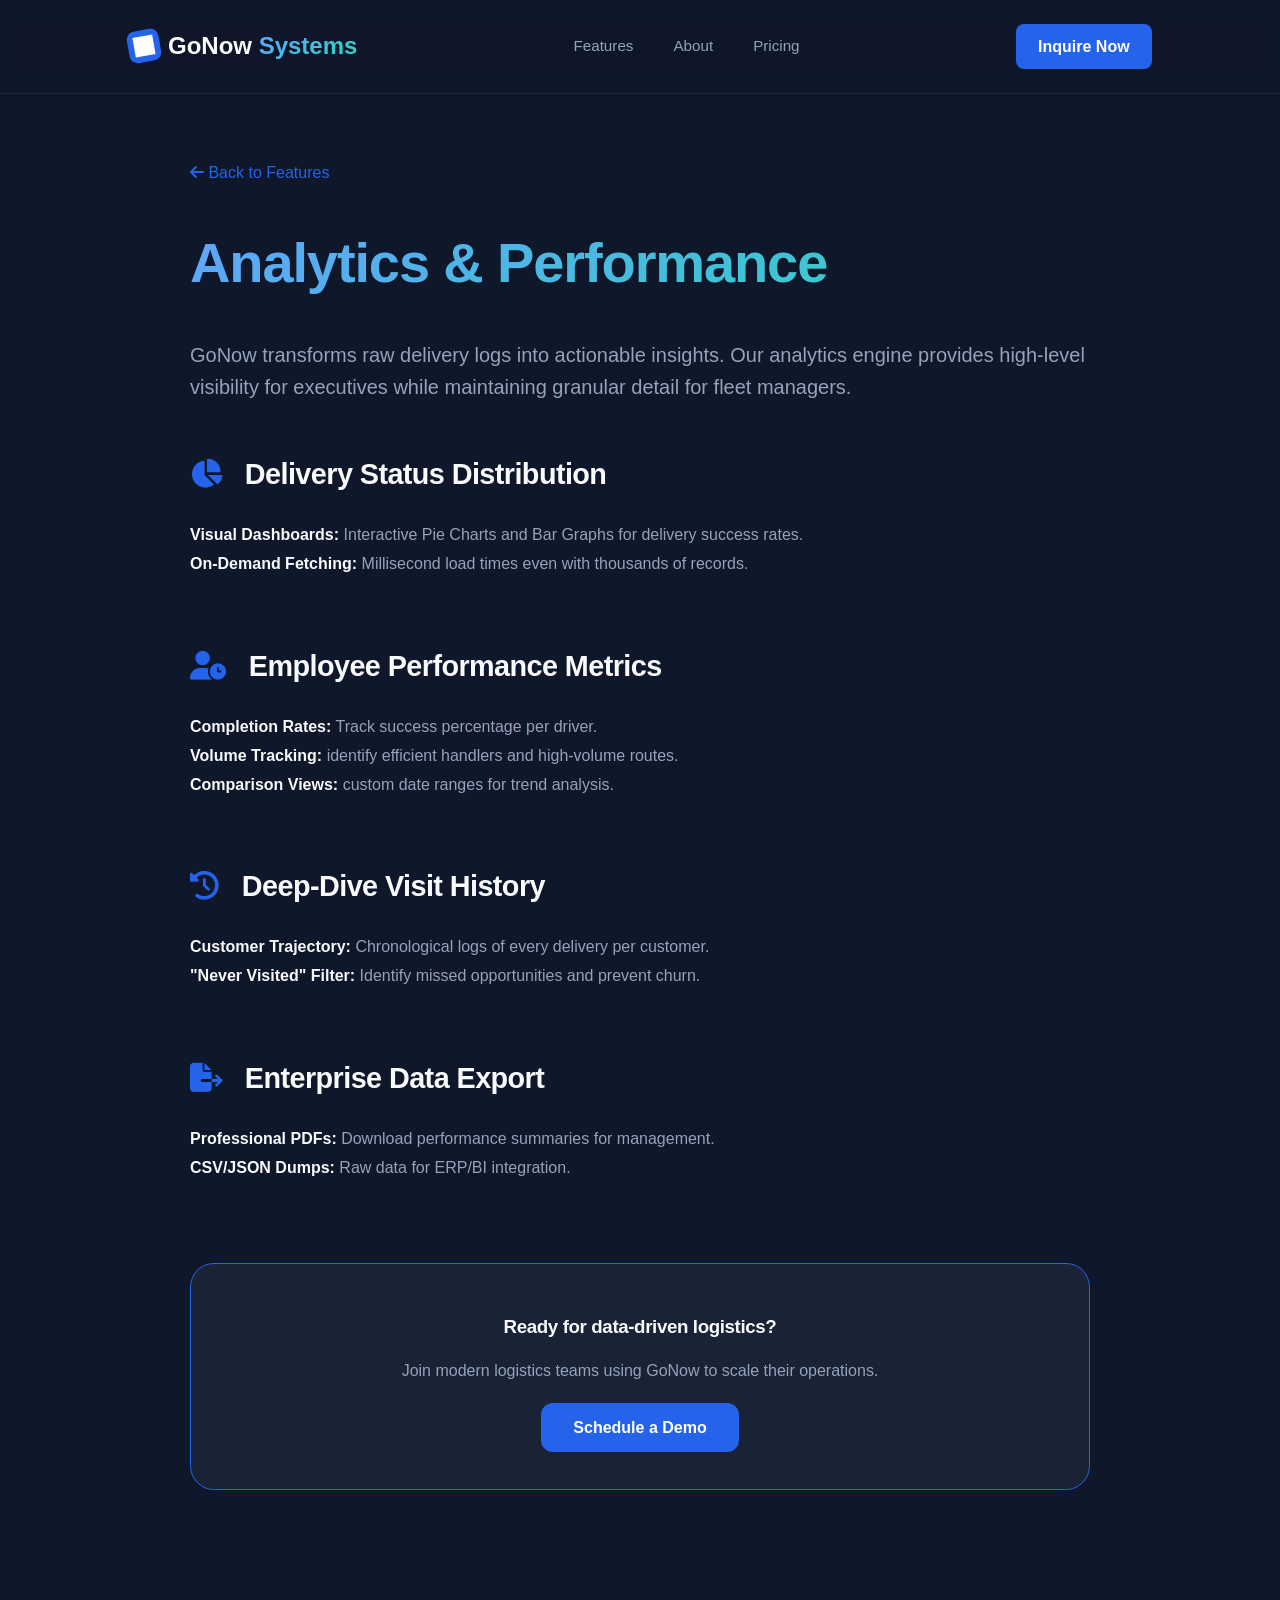
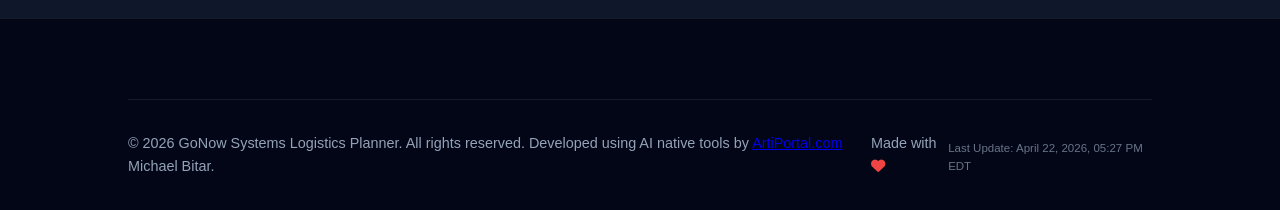
<file: features/analytics.html>
<!DOCTYPE html>
<html lang="en">

<head>
    <meta charset="UTF-8">
    <link rel="canonical" href="https://gonow-systems.com/features/analytics.html">
    <meta name="viewport" content="width=device-width, initial-scale=1.0">
    <title>Analytics & Performance | GoNow Systems</title>
    <link rel="stylesheet" href="../style.css">
    <link rel="stylesheet" href="https://cdnjs.cloudflare.com/ajax/libs/font-awesome/6.4.0/css/all.min.css">
    <link rel="icon" type="image/png" href="../assets/logo.png">
</head>

<body class="feature-page">
    <nav>
        
            <a href="/" class="logo" aria-label="GoNow Systems — Go to homepage">
            <div class="logo-icon"><img src="../assets/logo.png" alt=""
                    style="width: 20px; height: 20px; filter: brightness(0) invert(1);"></div>
            <span>GoNow <span
                        class="gradient-text">Systems</span></span>
        </a>
        <div class="nav-links">
            <a href="../index.html#features">Features</a>
            <a href="../index.html#about">About</a>
            <a href="../index.html#pricing">Pricing</a>
        </div>
        </div>
        <a href="../index.html#contact" class="nav-cta">Inquire Now</a>
    </nav>

    <section class="feature-detail reveal active" style="padding-top: 10rem;">
        <div class="container" style="max-width: 900px; margin: 0 auto;">
            <div class="back-link" style="margin-bottom: 2rem;">
                <a href="../index.html#features" style="color: var(--primary); text-decoration: none;"><i
                        class="fas fa-arrow-left"></i> Back to Features</a>
            </div>
            <h1 class="gradient-text" style="font-size: 3.5rem; margin-bottom: 2rem;">Analytics & Performance</h1>
            <p class="lead" style="font-size: 1.25rem; color: var(--text-secondary); margin-bottom: 3rem;">GoNow
                transforms raw delivery logs into actionable insights. Our analytics engine provides high-level
                visibility for executives while maintaining granular detail for fleet managers.</p>

            <div class="feature-content" style="display: grid; gap: 4rem;">
                <div class="feature-block reveal active">
                    <h3 style="font-size: 1.8rem; margin-bottom: 1.5rem; color: var(--text-primary);"><i
                            class="fas fa-chart-pie" style="color: var(--primary); margin-right: 1rem;"></i> Delivery
                        Status Distribution</h3>
                    <ul style="list-style: none; color: var(--text-secondary); line-height: 1.8;">
                        <li><strong style="color: var(--text-primary);">Visual Dashboards:</strong> Interactive Pie
                            Charts and Bar Graphs for delivery success rates.</li>
                        <li><strong style="color: var(--text-primary);">On-Demand Fetching:</strong> Millisecond load
                            times even with thousands of records.</li>
                    </ul>
                </div>

                <div class="feature-block reveal active">
                    <h3 style="font-size: 1.8rem; margin-bottom: 1.5rem; color: var(--text-primary);"><i
                            class="fas fa-user-clock" style="color: var(--primary); margin-right: 1rem;"></i> Employee
                        Performance Metrics</h3>
                    <ul style="list-style: none; color: var(--text-secondary); line-height: 1.8;">
                        <li><strong style="color: var(--text-primary);">Completion Rates:</strong> Track success
                            percentage per driver.</li>
                        <li><strong style="color: var(--text-primary);">Volume Tracking:</strong> identify efficient
                            handlers and high-volume routes.</li>
                        <li><strong style="color: var(--text-primary);">Comparison Views:</strong> custom date ranges
                            for trend analysis.</li>
                    </ul>
                </div>

                <div class="feature-block reveal active">
                    <h3 style="font-size: 1.8rem; margin-bottom: 1.5rem; color: var(--text-primary);"><i
                            class="fas fa-history" style="color: var(--primary); margin-right: 1rem;"></i> Deep-Dive
                        Visit History</h3>
                    <ul style="list-style: none; color: var(--text-secondary); line-height: 1.8;">
                        <li><strong style="color: var(--text-primary);">Customer Trajectory:</strong> Chronological logs
                            of every delivery per customer.</li>
                        <li><strong style="color: var(--text-primary);">"Never Visited" Filter:</strong> Identify missed
                            opportunities and prevent churn.</li>
                    </ul>
                </div>

                <div class="feature-block reveal active">
                    <h3 style="font-size: 1.8rem; margin-bottom: 1.5rem; color: var(--text-primary);"><i
                            class="fas fa-file-export" style="color: var(--primary); margin-right: 1rem;"></i>
                        Enterprise Data Export</h3>
                    <ul style="list-style: none; color: var(--text-secondary); line-height: 1.8;">
                        <li><strong style="color: var(--text-primary);">Professional PDFs:</strong> Download performance
                            summaries for management.</li>
                        <li><strong style="color: var(--text-primary);">CSV/JSON Dumps:</strong> Raw data for ERP/BI
                            integration.</li>
                    </ul>
                </div>
            </div>

            <div class="cta-box reveal active"
                style="background: var(--card-bg); border: 1px solid var(--primary); padding: 3rem; border-radius: 24px; text-align: center; margin-top: 5rem;">
                <h3>Ready for data-driven logistics?</h3>
                <p style="color: var(--text-secondary); margin: 1rem 0 2rem;">Join modern logistics teams using GoNow to
                    scale their operations.</p>
                <a href="../index.html#contact" class="btn btn-primary">Schedule a Demo</a>
            </div>
        </div>
        </div>
    </section>

    <footer>
        <div class="footer-bottom">
            <p>&copy; 2026 GoNow Systems Logistics Planner. All rights reserved. Developed using AI native tools by
                <a href="https://artiportal.com" target="_blank" rel="noopener noreferrer">ArtiPortal.com</a> Michael Bitar.
            </p>
            <p>Made with <i class="fas fa-heart" style="color: #ef4444;"></i></p>
            <p id="last-updated" style="font-size: 0.8em; opacity: 0.7; margin-top: 5px;">Last Update: <span
                    class="placeholder">--</span></p>
        </div>
        </div>
    </footer>
    <script src="../script.js"></script>
</body>

</html>
</file>
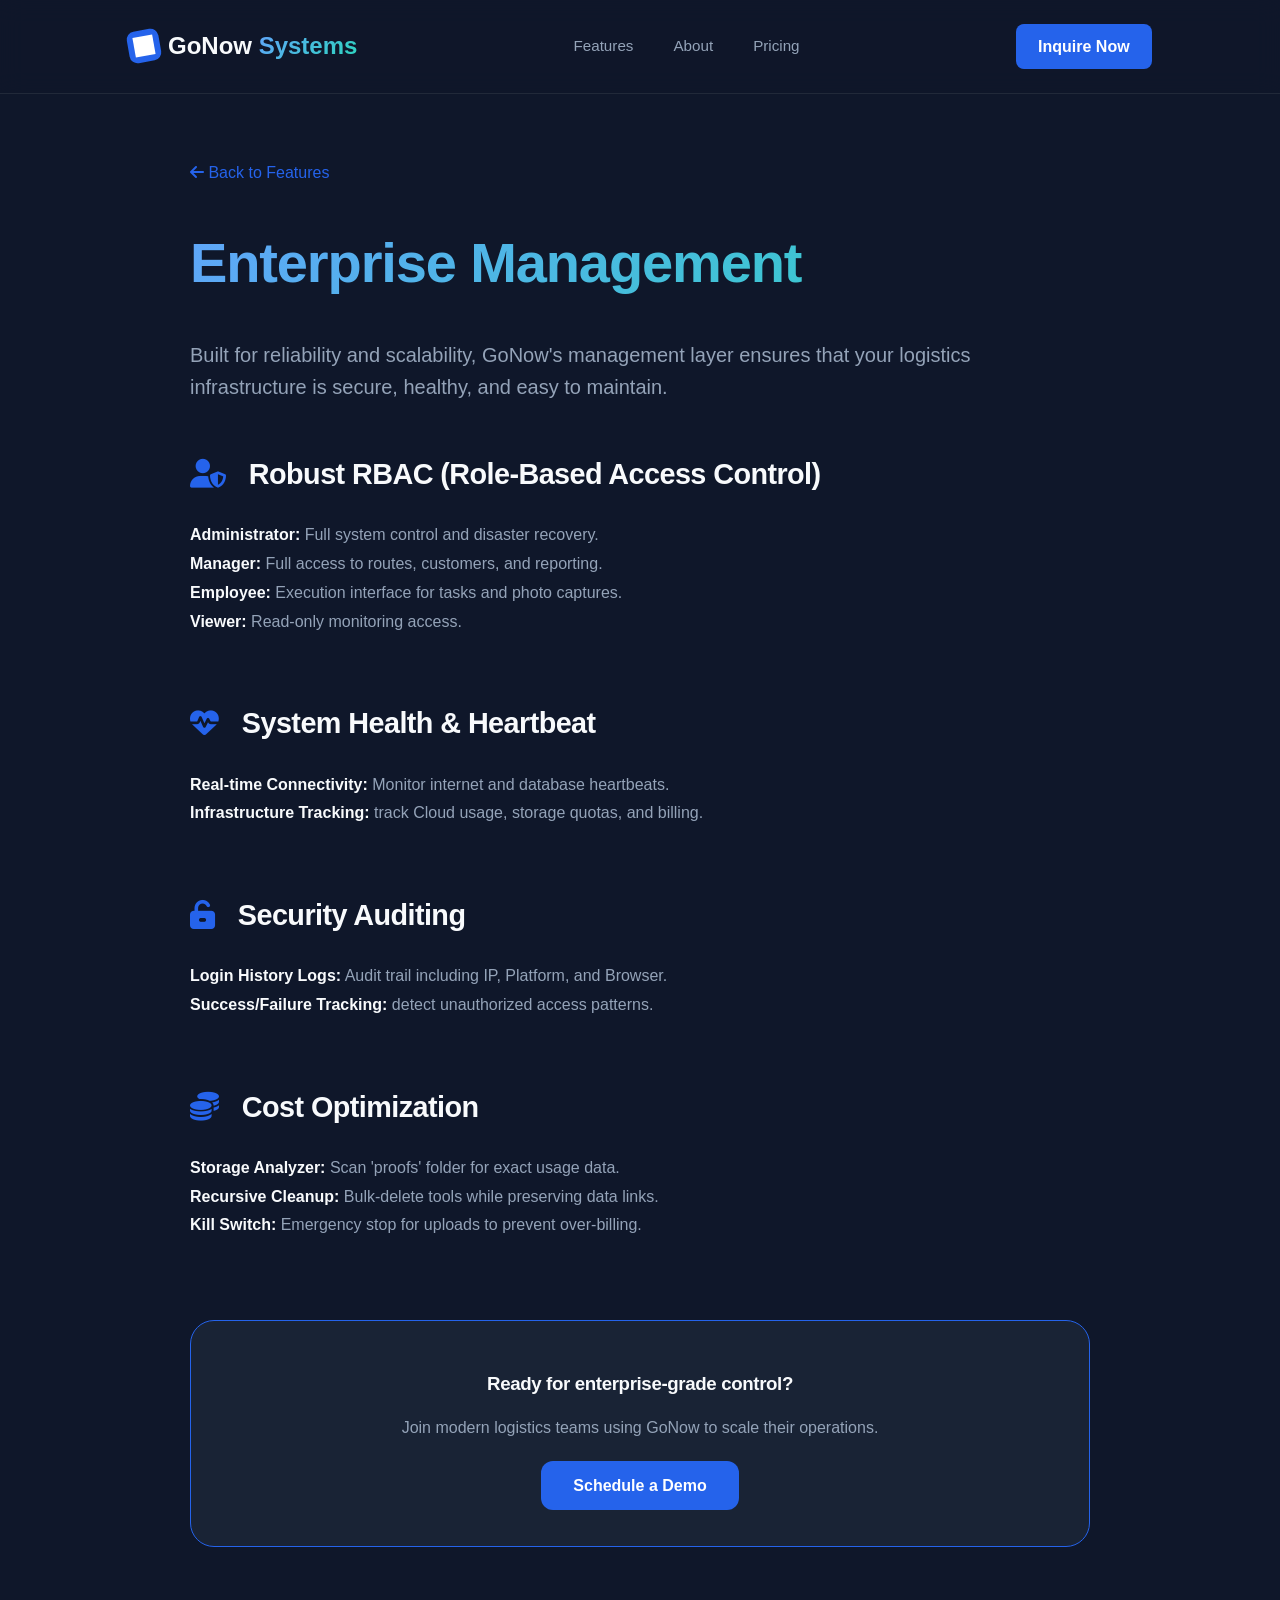
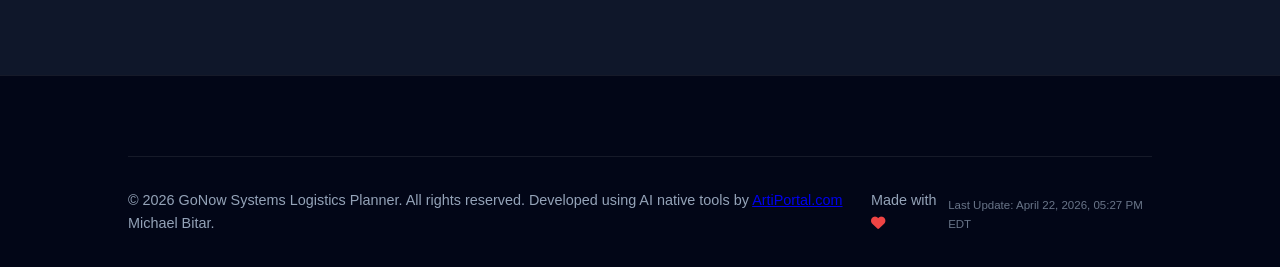
<file: features/management.html>
<!DOCTYPE html>
<html lang="en">

<head>
    <meta charset="UTF-8">
    <link rel="canonical" href="https://gonow-systems.com/features/management.html">
    <meta name="viewport" content="width=device-width, initial-scale=1.0">
    <title>Enterprise Management | GoNow Systems</title>
    <link rel="stylesheet" href="../style.css">
    <link rel="stylesheet" href="https://cdnjs.cloudflare.com/ajax/libs/font-awesome/6.4.0/css/all.min.css">
    <link rel="icon" type="image/png" href="../assets/logo.png">
</head>

<body class="feature-page">
    <nav>
        
            <a href="/" class="logo" aria-label="GoNow Systems — Go to homepage">
            <div class="logo-icon"><img src="../assets/logo.png" alt=""
                    style="width: 20px; height: 20px; filter: brightness(0) invert(1);"></div>
            <span>GoNow <span
                        class="gradient-text">Systems</span></span>
        </a>
        <div class="nav-links">
            <a href="../index.html#features">Features</a>
            <a href="../index.html#about">About</a>
            <a href="../index.html#pricing">Pricing</a>
        </div>
        </div>
        <a href="../index.html#contact" class="nav-cta">Inquire Now</a>
    </nav>

    <section class="feature-detail reveal active" style="padding-top: 10rem;">
        <div class="container" style="max-width: 900px; margin: 0 auto;">
            <div class="back-link" style="margin-bottom: 2rem;">
                <a href="../index.html#features" style="color: var(--primary); text-decoration: none;"><i
                        class="fas fa-arrow-left"></i> Back to Features</a>
            </div>
            <h1 class="gradient-text" style="font-size: 3.5rem; margin-bottom: 2rem;">Enterprise Management</h1>
            <p class="lead" style="font-size: 1.25rem; color: var(--text-secondary); margin-bottom: 3rem;">Built for
                reliability and scalability, GoNow's management layer ensures that your logistics infrastructure is
                secure, healthy, and easy to maintain.</p>

            <div class="feature-content" style="display: grid; gap: 4rem;">
                <div class="feature-block reveal active">
                    <h3 style="font-size: 1.8rem; margin-bottom: 1.5rem; color: var(--text-primary);"><i
                            class="fas fa-user-shield" style="color: var(--primary); margin-right: 1rem;"></i> Robust
                        RBAC (Role-Based Access Control)</h3>
                    <ul style="list-style: none; color: var(--text-secondary); line-height: 1.8;">
                        <li><strong style="color: var(--text-primary);">Administrator:</strong> Full system control and
                            disaster recovery.</li>
                        <li><strong style="color: var(--text-primary);">Manager:</strong> Full access to routes,
                            customers, and reporting.</li>
                        <li><strong style="color: var(--text-primary);">Employee:</strong> Execution interface for tasks
                            and photo captures.</li>
                        <li><strong style="color: var(--text-primary);">Viewer:</strong> Read-only monitoring access.
                        </li>
                    </ul>
                </div>

                <div class="feature-block reveal active">
                    <h3 style="font-size: 1.8rem; margin-bottom: 1.5rem; color: var(--text-primary);"><i
                            class="fas fa-heartbeat" style="color: var(--primary); margin-right: 1rem;"></i> System
                        Health & Heartbeat</h3>
                    <ul style="list-style: none; color: var(--text-secondary); line-height: 1.8;">
                        <li><strong style="color: var(--text-primary);">Real-time Connectivity:</strong> Monitor
                            internet and database heartbeats.</li>
                        <li><strong style="color: var(--text-primary);">Infrastructure Tracking:</strong> track Cloud
                            usage, storage quotas, and billing.</li>
                    </ul>
                </div>

                <div class="feature-block reveal active">
                    <h3 style="font-size: 1.8rem; margin-bottom: 1.5rem; color: var(--text-primary);"><i
                            class="fas fa-unlock-keyhole" style="color: var(--primary); margin-right: 1rem;"></i>
                        Security Auditing</h3>
                    <ul style="list-style: none; color: var(--text-secondary); line-height: 1.8;">
                        <li><strong style="color: var(--text-primary);">Login History Logs:</strong> Audit trail
                            including IP, Platform, and Browser.</li>
                        <li><strong style="color: var(--text-primary);">Success/Failure Tracking:</strong> detect
                            unauthorized access patterns.</li>
                    </ul>
                </div>

                <div class="feature-block reveal active">
                    <h3 style="font-size: 1.8rem; margin-bottom: 1.5rem; color: var(--text-primary);"><i
                            class="fas fa-coins" style="color: var(--primary); margin-right: 1rem;"></i> Cost
                        Optimization</h3>
                    <ul style="list-style: none; color: var(--text-secondary); line-height: 1.8;">
                        <li><strong style="color: var(--text-primary);">Storage Analyzer:</strong> Scan 'proofs' folder
                            for exact usage data.</li>
                        <li><strong style="color: var(--text-primary);">Recursive Cleanup:</strong> Bulk-delete tools
                            while preserving data links.</li>
                        <li><strong style="color: var(--text-primary);">Kill Switch:</strong> Emergency stop for uploads
                            to prevent over-billing.</li>
                    </ul>
                </div>
            </div>

            <div class="cta-box reveal active"
                style="background: var(--card-bg); border: 1px solid var(--primary); padding: 3rem; border-radius: 24px; text-align: center; margin-top: 5rem;">
                <h3>Ready for enterprise-grade control?</h3>
                <p style="color: var(--text-secondary); margin: 1rem 0 2rem;">Join modern logistics teams using GoNow to
                    scale their operations.</p>
                <a href="../index.html#contact" class="btn btn-primary">Schedule a Demo</a>
            </div>
        </div>
        </div>
    </section>

    <footer>
        <div class="footer-bottom">
            <p>&copy; 2026 GoNow Systems Logistics Planner. All rights reserved. Developed using AI native tools by
                <a href="https://artiportal.com" target="_blank" rel="noopener noreferrer">ArtiPortal.com</a> Michael Bitar.
            </p>
            <p>Made with <i class="fas fa-heart" style="color: #ef4444;"></i></p>
            <p id="last-updated" style="font-size: 0.8em; opacity: 0.7; margin-top: 5px;">Last Update: <span
                    class="placeholder">--</span></p>
        </div>
        </div>
    </footer>
    <script src="../script.js"></script>
</body>

</html>
</file>
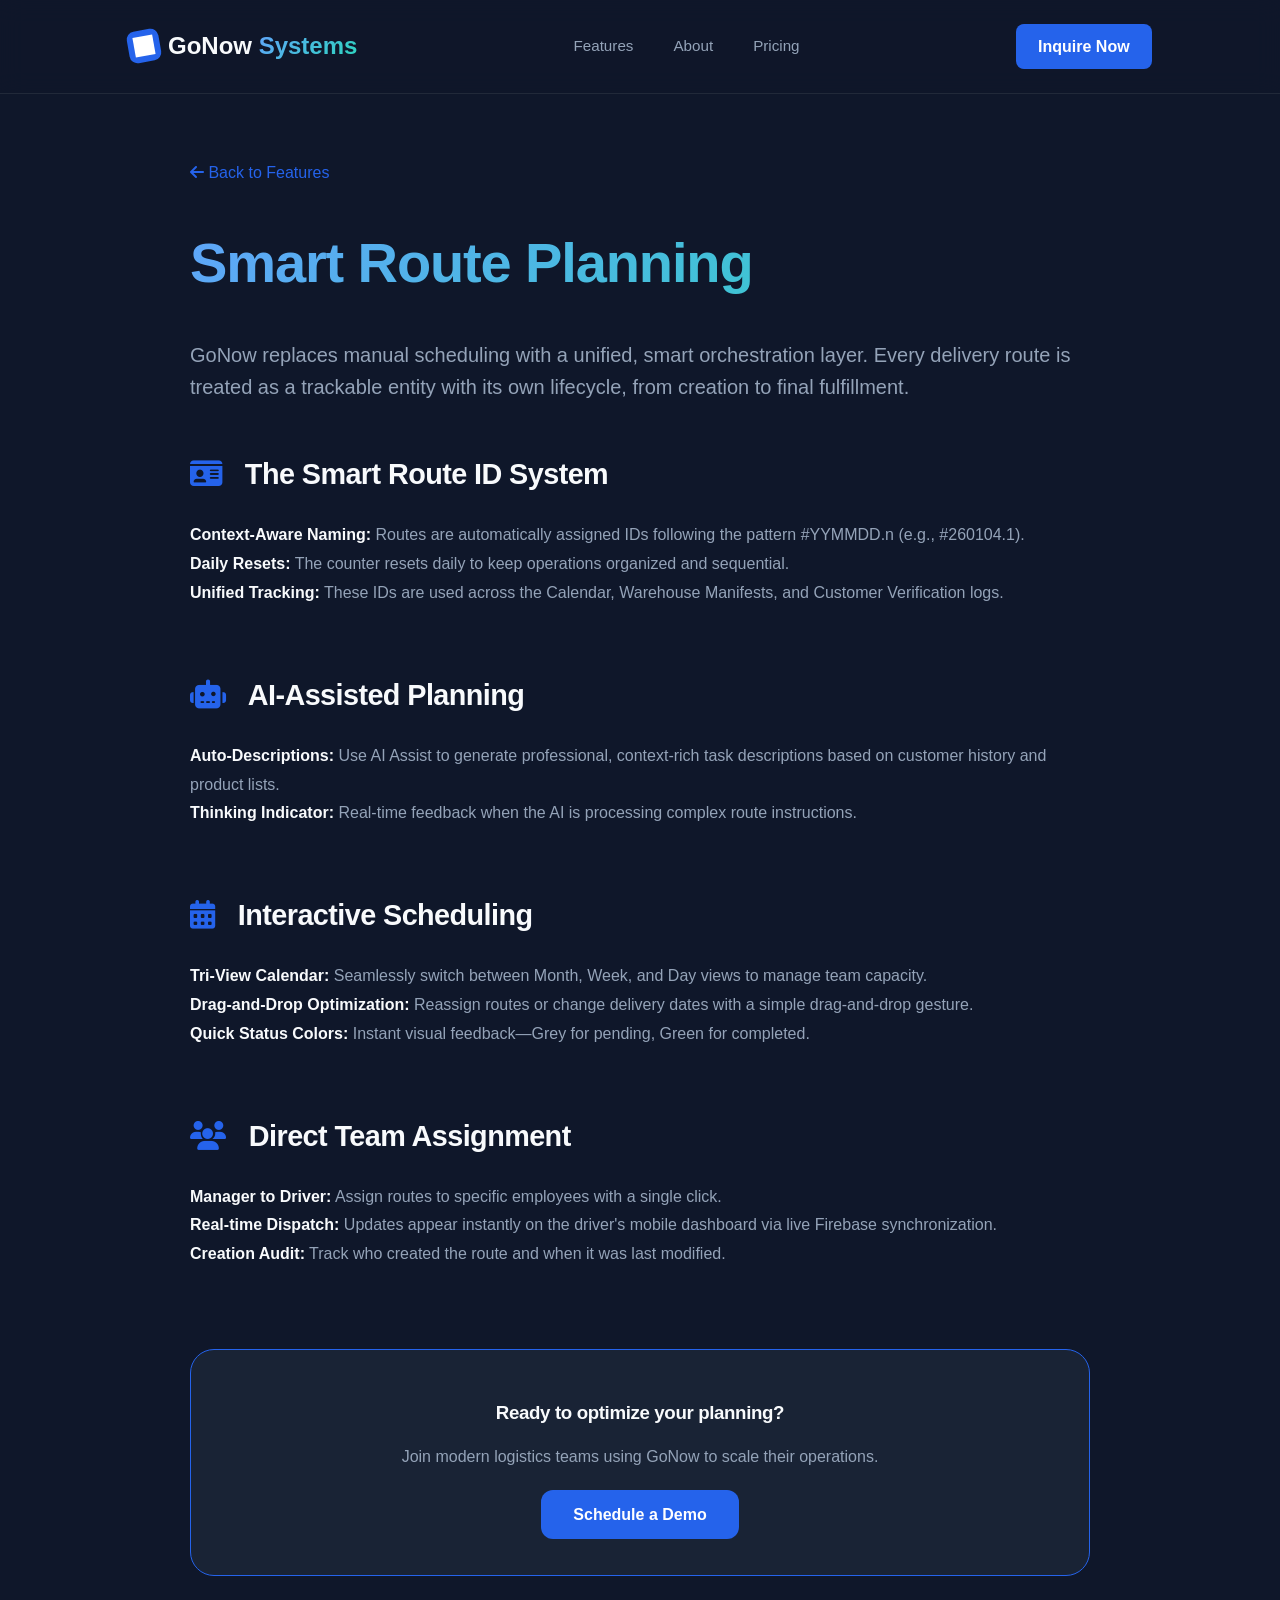
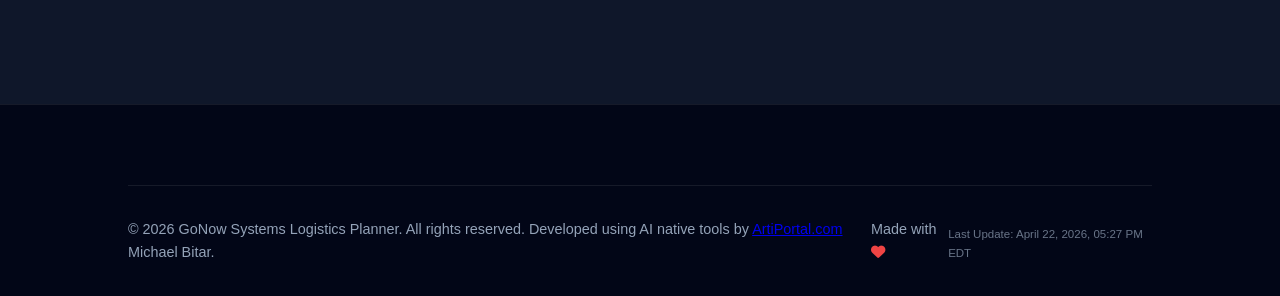
<file: features/planning.html>
<!DOCTYPE html>
<html lang="en">

<head>
    <meta charset="UTF-8">
    <link rel="canonical" href="https://gonow-systems.com/features/planning.html">
    <meta name="viewport" content="width=device-width, initial-scale=1.0">
    <title>Smart Route Planning | GoNow Systems</title>
    <link rel="stylesheet" href="../style.css">
    <link rel="stylesheet" href="https://cdnjs.cloudflare.com/ajax/libs/font-awesome/6.4.0/css/all.min.css">
    <link rel="icon" type="image/png" href="../assets/logo.png">
</head>

<body class="feature-page">
    <nav>
        
            <a href="/" class="logo" aria-label="GoNow Systems — Go to homepage">
            <div class="logo-icon"><img src="../assets/logo.png" alt=""
                    style="width: 20px; height: 20px; filter: brightness(0) invert(1);"></div>
            <span>GoNow <span
                        class="gradient-text">Systems</span></span>
        </a>
        <div class="nav-links">
            <a href="../index.html#features">Features</a>
            <a href="../index.html#about">About</a>
            <a href="../index.html#pricing">Pricing</a>
        </div>
        </div>
        <a href="../index.html#contact" class="nav-cta">Inquire Now</a>
    </nav>

    <section class="feature-detail reveal active" style="padding-top: 10rem;">
        <div class="container" style="max-width: 900px; margin: 0 auto;">
            <div class="back-link" style="margin-bottom: 2rem;">
                <a href="../index.html#features" style="color: var(--primary); text-decoration: none;"><i
                        class="fas fa-arrow-left"></i> Back to Features</a>
            </div>
            <h1 class="gradient-text" style="font-size: 3.5rem; margin-bottom: 2rem;">Smart Route Planning</h1>
            <p class="lead" style="font-size: 1.25rem; color: var(--text-secondary); margin-bottom: 3rem;">GoNow
                replaces manual scheduling with a unified, smart orchestration layer. Every delivery route is treated as
                a trackable entity with its own lifecycle, from creation to final fulfillment.</p>

            <div class="feature-content" style="display: grid; gap: 4rem;">
                <div class="feature-block reveal active">
                    <h3 style="font-size: 1.8rem; margin-bottom: 1.5rem; color: var(--text-primary);"><i
                            class="fas fa-id-card" style="color: var(--primary); margin-right: 1rem;"></i> The Smart
                        Route ID System</h3>
                    <ul style="list-style: none; color: var(--text-secondary); line-height: 1.8;">
                        <li><strong style="color: var(--text-primary);">Context-Aware Naming:</strong> Routes are
                            automatically assigned IDs following the pattern #YYMMDD.n (e.g., #260104.1).</li>
                        <li><strong style="color: var(--text-primary);">Daily Resets:</strong> The counter resets daily
                            to keep operations organized and sequential.</li>
                        <li><strong style="color: var(--text-primary);">Unified Tracking:</strong> These IDs are used
                            across the Calendar, Warehouse Manifests, and Customer Verification logs.</li>
                    </ul>
                </div>

                <div class="feature-block reveal active">
                    <h3 style="font-size: 1.8rem; margin-bottom: 1.5rem; color: var(--text-primary);"><i
                            class="fas fa-robot" style="color: var(--primary); margin-right: 1rem;"></i> AI-Assisted
                        Planning</h3>
                    <ul style="list-style: none; color: var(--text-secondary); line-height: 1.8;">
                        <li><strong style="color: var(--text-primary);">Auto-Descriptions:</strong> Use AI Assist to
                            generate professional, context-rich task descriptions based on customer history and product
                            lists.</li>
                        <li><strong style="color: var(--text-primary);">Thinking Indicator:</strong> Real-time feedback
                            when the AI is processing complex route instructions.</li>
                    </ul>
                </div>

                <div class="feature-block reveal active">
                    <h3 style="font-size: 1.8rem; margin-bottom: 1.5rem; color: var(--text-primary);"><i
                            class="fas fa-calendar-alt" style="color: var(--primary); margin-right: 1rem;"></i>
                        Interactive Scheduling</h3>
                    <ul style="list-style: none; color: var(--text-secondary); line-height: 1.8;">
                        <li><strong style="color: var(--text-primary);">Tri-View Calendar:</strong> Seamlessly switch
                            between Month, Week, and Day views to manage team capacity.</li>
                        <li><strong style="color: var(--text-primary);">Drag-and-Drop Optimization:</strong> Reassign
                            routes or change delivery dates with a simple drag-and-drop gesture.</li>
                        <li><strong style="color: var(--text-primary);">Quick Status Colors:</strong> Instant visual
                            feedback—Grey for pending, Green for completed.</li>
                    </ul>
                </div>

                <div class="feature-block reveal active">
                    <h3 style="font-size: 1.8rem; margin-bottom: 1.5rem; color: var(--text-primary);"><i
                            class="fas fa-users" style="color: var(--primary); margin-right: 1rem;"></i> Direct Team
                        Assignment</h3>
                    <ul style="list-style: none; color: var(--text-secondary); line-height: 1.8;">
                        <li><strong style="color: var(--text-primary);">Manager to Driver:</strong> Assign routes to
                            specific employees with a single click.</li>
                        <li><strong style="color: var(--text-primary);">Real-time Dispatch:</strong> Updates appear
                            instantly on the driver's mobile dashboard via live Firebase synchronization.</li>
                        <li><strong style="color: var(--text-primary);">Creation Audit:</strong> Track who created the
                            route and when it was last modified.</li>
                    </ul>
                </div>
            </div>

            <div class="cta-box reveal active"
                style="background: var(--card-bg); border: 1px solid var(--primary); padding: 3rem; border-radius: 24px; text-align: center; margin-top: 5rem;">
                <h3>Ready to optimize your planning?</h3>
                <p style="color: var(--text-secondary); margin: 1rem 0 2rem;">Join modern logistics teams using GoNow to
                    scale their operations.</p>
                <a href="../index.html#contact" class="btn btn-primary">Schedule a Demo</a>
            </div>
        </div>
        </div>
    </section>

    <footer>
        <div class="footer-bottom">
            <p>&copy; 2026 GoNow Systems Logistics Planner. All rights reserved. Developed using AI native tools by
                <a href="https://artiportal.com" target="_blank" rel="noopener noreferrer">ArtiPortal.com</a> Michael Bitar.
            </p>
            <p>Made with <i class="fas fa-heart" style="color: #ef4444;"></i></p>
            <p id="last-updated" style="font-size: 0.8em; opacity: 0.7; margin-top: 5px;">Last Update: <span
                    class="placeholder">--</span></p>
        </div>
        </div>
    </footer>
    <script src="../script.js"></script>
</body>

</html>
</file>
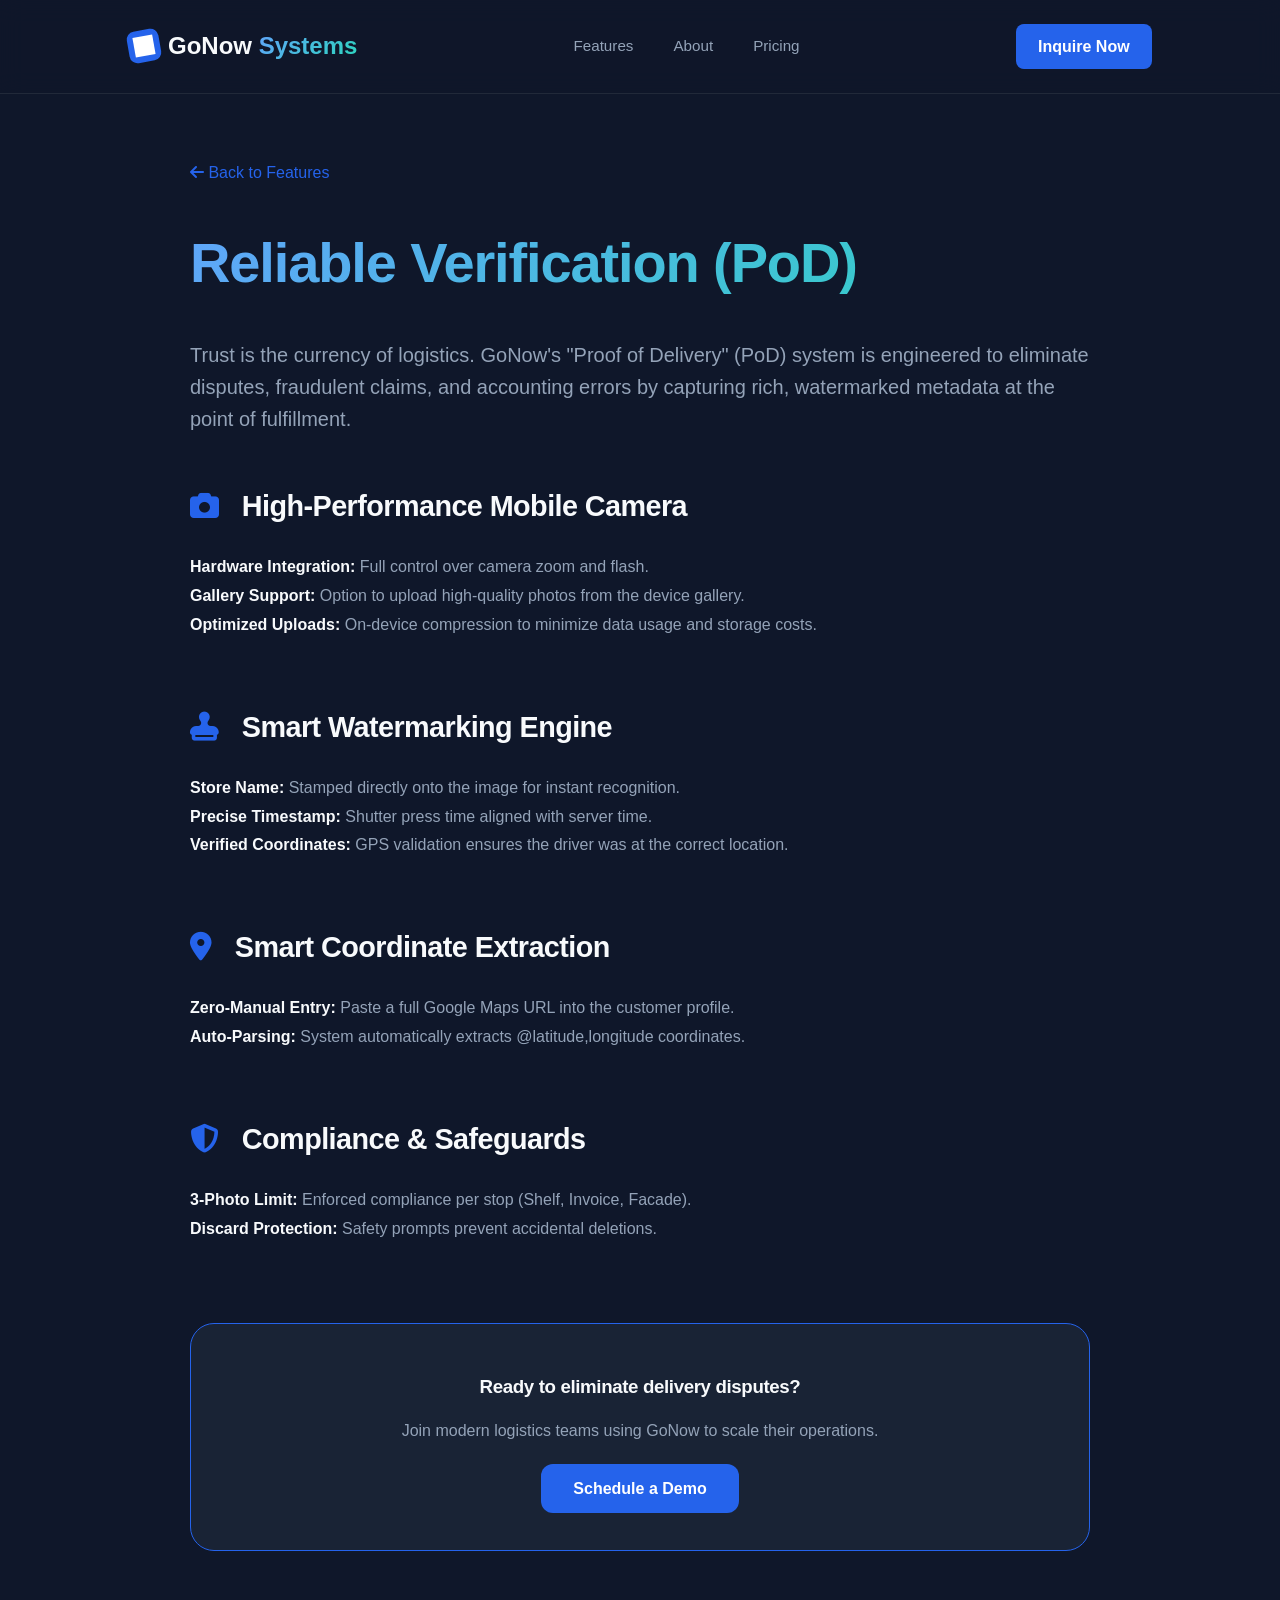
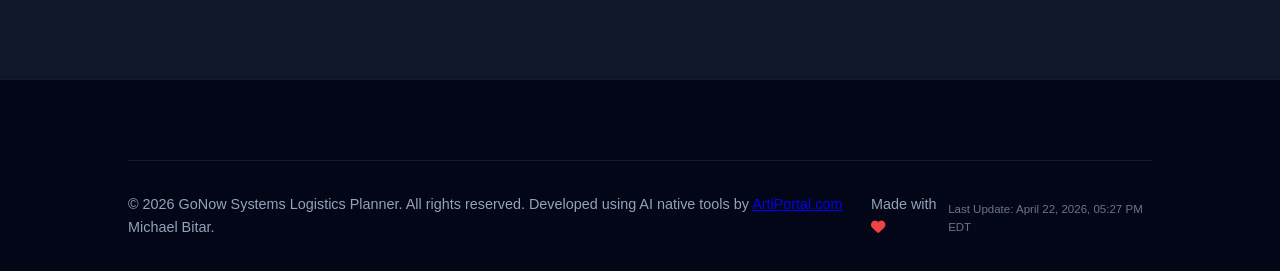
<file: features/verification.html>
<!DOCTYPE html>
<html lang="en">

<head>
    <meta charset="UTF-8">
    <link rel="canonical" href="https://gonow-systems.com/features/verification.html">
    <meta name="viewport" content="width=device-width, initial-scale=1.0">
    <title>Reliable Verification | GoNow Systems</title>
    <link rel="stylesheet" href="../style.css">
    <link rel="stylesheet" href="https://cdnjs.cloudflare.com/ajax/libs/font-awesome/6.4.0/css/all.min.css">
    <link rel="icon" type="image/png" href="../assets/logo.png">
</head>

<body class="feature-page">
    <nav>
        
            <a href="/" class="logo" aria-label="GoNow Systems — Go to homepage">
            <div class="logo-icon"><img src="../assets/logo.png" alt=""
                    style="width: 20px; height: 20px; filter: brightness(0) invert(1);"></div>
            <span>GoNow <span
                        class="gradient-text">Systems</span></span>
        </a>
        <div class="nav-links">
            <a href="../index.html#features">Features</a>
            <a href="../index.html#about">About</a>
            <a href="../index.html#pricing">Pricing</a>
        </div>
        </div>
        <a href="../index.html#contact" class="nav-cta">Inquire Now</a>
    </nav>

    <section class="feature-detail reveal active" style="padding-top: 10rem;">
        <div class="container" style="max-width: 900px; margin: 0 auto;">
            <div class="back-link" style="margin-bottom: 2rem;">
                <a href="../index.html#features" style="color: var(--primary); text-decoration: none;"><i
                        class="fas fa-arrow-left"></i> Back to Features</a>
            </div>
            <h1 class="gradient-text" style="font-size: 3.5rem; margin-bottom: 2rem;">Reliable Verification (PoD)</h1>
            <p class="lead" style="font-size: 1.25rem; color: var(--text-secondary); margin-bottom: 3rem;">Trust is the
                currency of logistics. GoNow's "Proof of Delivery" (PoD) system is engineered to eliminate disputes,
                fraudulent claims, and accounting errors by capturing rich, watermarked metadata at the point of
                fulfillment.</p>

            <div class="feature-content" style="display: grid; gap: 4rem;">
                <div class="feature-block reveal active">
                    <h3 style="font-size: 1.8rem; margin-bottom: 1.5rem; color: var(--text-primary);"><i
                            class="fas fa-camera" style="color: var(--primary); margin-right: 1rem;"></i>
                        High-Performance Mobile Camera</h3>
                    <ul style="list-style: none; color: var(--text-secondary); line-height: 1.8;">
                        <li><strong style="color: var(--text-primary);">Hardware Integration:</strong> Full control over
                            camera zoom and flash.</li>
                        <li><strong style="color: var(--text-primary);">Gallery Support:</strong> Option to upload
                            high-quality photos from the device gallery.</li>
                        <li><strong style="color: var(--text-primary);">Optimized Uploads:</strong> On-device
                            compression to minimize data usage and storage costs.</li>
                    </ul>
                </div>

                <div class="feature-block reveal active">
                    <h3 style="font-size: 1.8rem; margin-bottom: 1.5rem; color: var(--text-primary);"><i
                            class="fas fa-stamp" style="color: var(--primary); margin-right: 1rem;"></i> Smart
                        Watermarking Engine</h3>
                    <ul style="list-style: none; color: var(--text-secondary); line-height: 1.8;">
                        <li><strong style="color: var(--text-primary);">Store Name:</strong> Stamped directly onto the
                            image for instant recognition.</li>
                        <li><strong style="color: var(--text-primary);">Precise Timestamp:</strong> Shutter press time
                            aligned with server time.</li>
                        <li><strong style="color: var(--text-primary);">Verified Coordinates:</strong> GPS validation
                            ensures the driver was at the correct location.</li>
                    </ul>
                </div>

                <div class="feature-block reveal active">
                    <h3 style="font-size: 1.8rem; margin-bottom: 1.5rem; color: var(--text-primary);"><i
                            class="fas fa-map-marker-alt" style="color: var(--primary); margin-right: 1rem;"></i> Smart
                        Coordinate Extraction</h3>
                    <ul style="list-style: none; color: var(--text-secondary); line-height: 1.8;">
                        <li><strong style="color: var(--text-primary);">Zero-Manual Entry:</strong> Paste a full Google
                            Maps URL into the customer profile.</li>
                        <li><strong style="color: var(--text-primary);">Auto-Parsing:</strong> System automatically
                            extracts @latitude,longitude coordinates.</li>
                    </ul>
                </div>

                <div class="feature-block reveal active">
                    <h3 style="font-size: 1.8rem; margin-bottom: 1.5rem; color: var(--text-primary);"><i
                            class="fas fa-shield-alt" style="color: var(--primary); margin-right: 1rem;"></i> Compliance
                        & Safeguards</h3>
                    <ul style="list-style: none; color: var(--text-secondary); line-height: 1.8;">
                        <li><strong style="color: var(--text-primary);">3-Photo Limit:</strong> Enforced compliance per
                            stop (Shelf, Invoice, Facade).</li>
                        <li><strong style="color: var(--text-primary);">Discard Protection:</strong> Safety prompts
                            prevent accidental deletions.</li>
                    </ul>
                </div>
            </div>

            <div class="cta-box reveal active"
                style="background: var(--card-bg); border: 1px solid var(--primary); padding: 3rem; border-radius: 24px; text-align: center; margin-top: 5rem;">
                <h3>Ready to eliminate delivery disputes?</h3>
                <p style="color: var(--text-secondary); margin: 1rem 0 2rem;">Join modern logistics teams using GoNow to
                    scale their operations.</p>
                <a href="../index.html#contact" class="btn btn-primary">Schedule a Demo</a>
            </div>
        </div>
        </div>
    </section>

    <footer>
        <div class="footer-bottom">
            <p>&copy; 2026 GoNow Systems Logistics Planner. All rights reserved. Developed using AI native tools by
                <a href="https://artiportal.com" target="_blank" rel="noopener noreferrer">ArtiPortal.com</a> Michael Bitar.
            </p>
            <p>Made with <i class="fas fa-heart" style="color: #ef4444;"></i></p>
            <p id="last-updated" style="font-size: 0.8em; opacity: 0.7; margin-top: 5px;">Last Update: <span
                    class="placeholder">--</span></p>
        </div>
        </div>
    </footer>
    <script src="../script.js"></script>
</body>

</html>
</file>
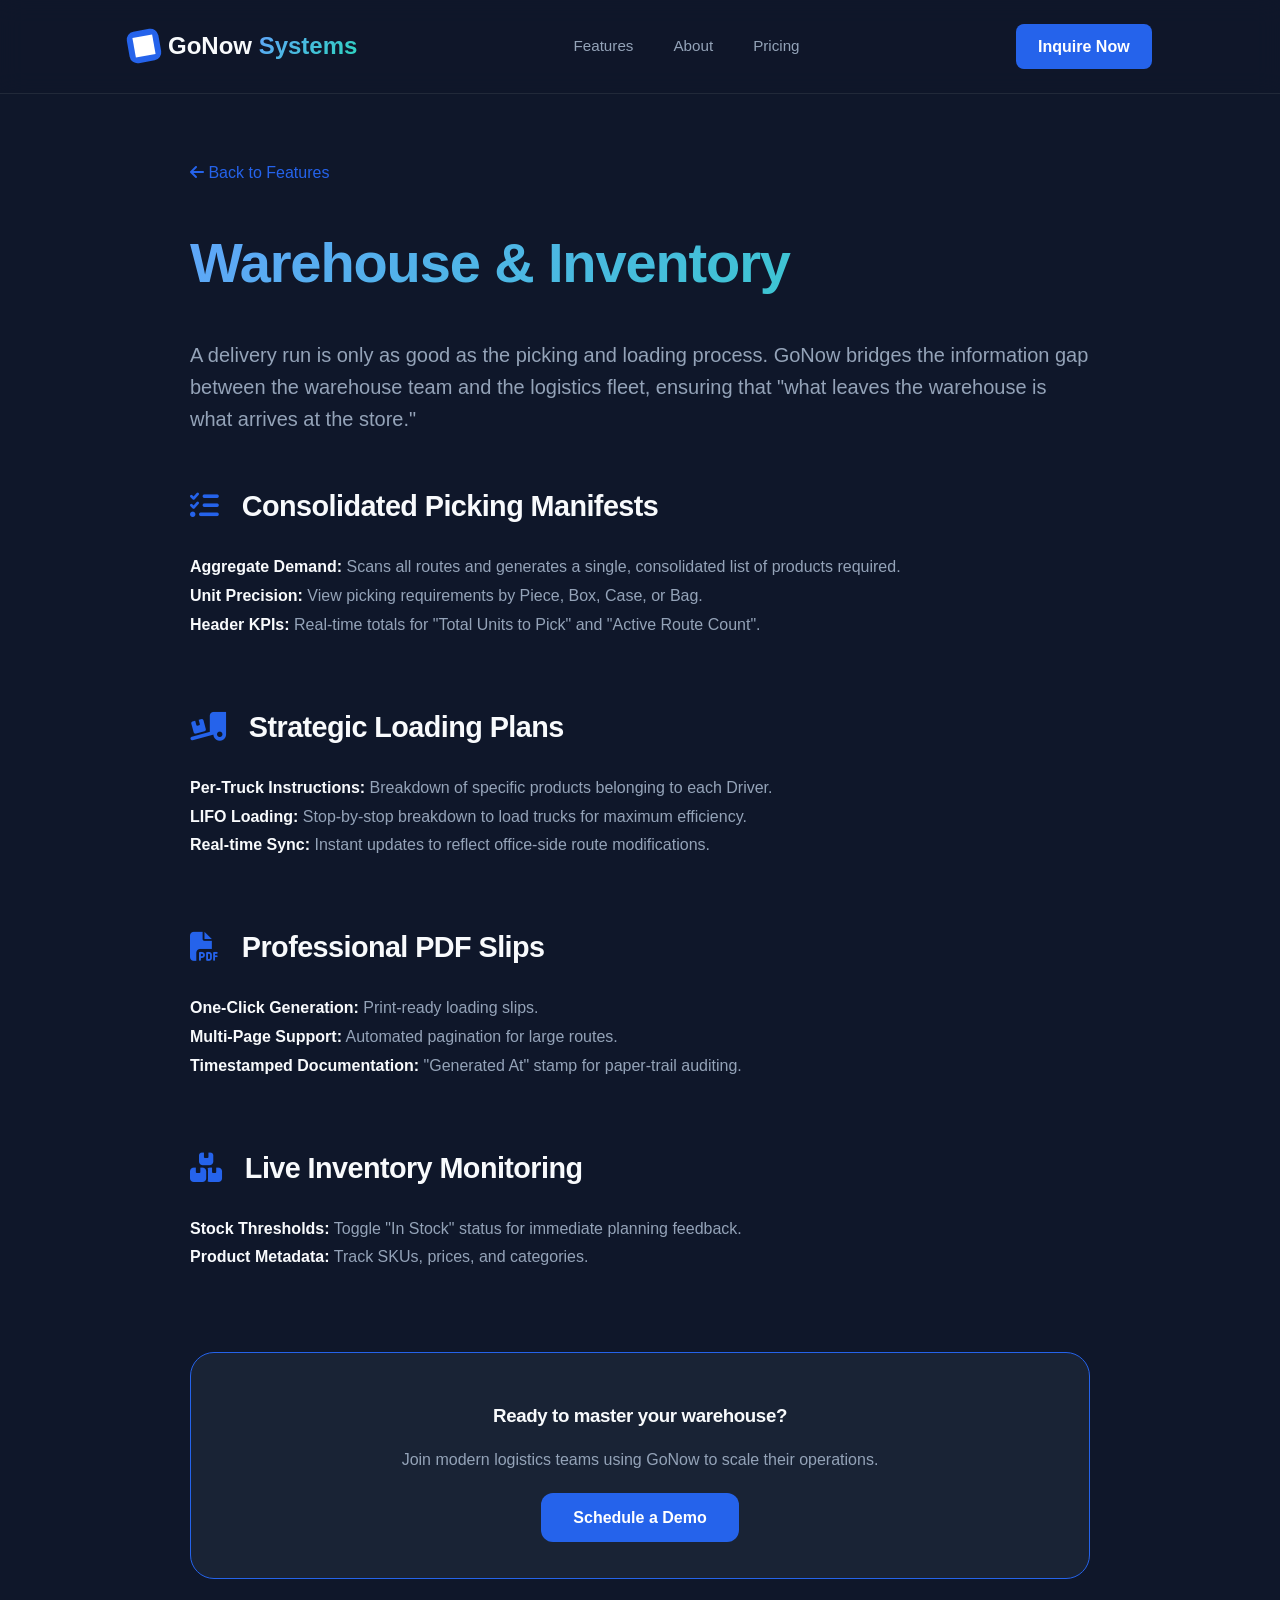
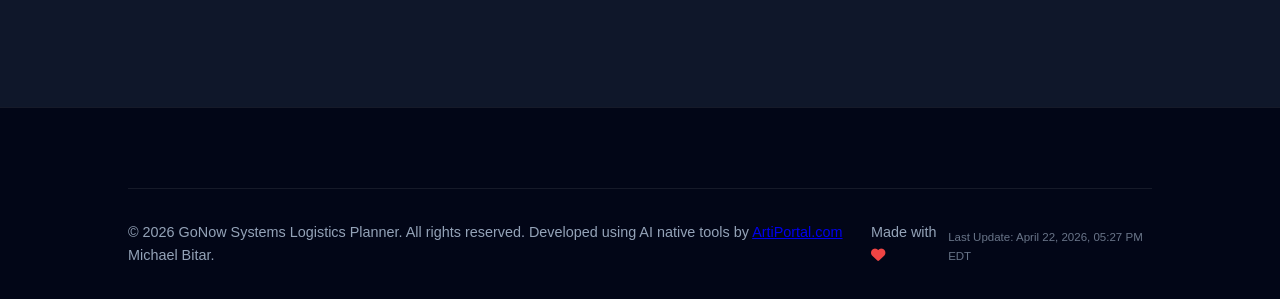
<file: features/warehouse.html>
<!DOCTYPE html>
<html lang="en">

<head>
    <meta charset="UTF-8">
    <link rel="canonical" href="https://gonow-systems.com/features/warehouse.html">
    <meta name="viewport" content="width=device-width, initial-scale=1.0">
    <title>Warehouse & Inventory | GoNow Systems</title>
    <link rel="stylesheet" href="../style.css">
    <link rel="stylesheet" href="https://cdnjs.cloudflare.com/ajax/libs/font-awesome/6.4.0/css/all.min.css">
    <link rel="icon" type="image/png" href="../assets/logo.png">
</head>

<body class="feature-page">
    <nav>
        
            <a href="/" class="logo" aria-label="GoNow Systems — Go to homepage">
            <div class="logo-icon"><img src="../assets/logo.png" alt=""
                    style="width: 20px; height: 20px; filter: brightness(0) invert(1);"></div>
            <span>GoNow <span
                        class="gradient-text">Systems</span></span>
        </a>
        <div class="nav-links">
            <a href="../index.html#features">Features</a>
            <a href="../index.html#about">About</a>
            <a href="../index.html#pricing">Pricing</a>
        </div>
        </div>
        <a href="../index.html#contact" class="nav-cta">Inquire Now</a>
    </nav>

    <section class="feature-detail reveal active" style="padding-top: 10rem;">
        <div class="container" style="max-width: 900px; margin: 0 auto;">
            <div class="back-link" style="margin-bottom: 2rem;">
                <a href="../index.html#features" style="color: var(--primary); text-decoration: none;"><i
                        class="fas fa-arrow-left"></i> Back to Features</a>
            </div>
            <h1 class="gradient-text" style="font-size: 3.5rem; margin-bottom: 2rem;">Warehouse & Inventory</h1>
            <p class="lead" style="font-size: 1.25rem; color: var(--text-secondary); margin-bottom: 3rem;">A delivery
                run is only as good as the picking and loading process. GoNow bridges the information gap between the
                warehouse team and the logistics fleet, ensuring that "what leaves the warehouse is what arrives at the
                store."</p>

            <div class="feature-content" style="display: grid; gap: 4rem;">
                <div class="feature-block reveal active">
                    <h3 style="font-size: 1.8rem; margin-bottom: 1.5rem; color: var(--text-primary);"><i
                            class="fas fa-list-check" style="color: var(--primary); margin-right: 1rem;"></i>
                        Consolidated Picking Manifests</h3>
                    <ul style="list-style: none; color: var(--text-secondary); line-height: 1.8;">
                        <li><strong style="color: var(--text-primary);">Aggregate Demand:</strong> Scans all routes and
                            generates a single, consolidated list of products required.</li>
                        <li><strong style="color: var(--text-primary);">Unit Precision:</strong> View picking
                            requirements by Piece, Box, Case, or Bag.</li>
                        <li><strong style="color: var(--text-primary);">Header KPIs:</strong> Real-time totals for
                            "Total Units to Pick" and "Active Route Count".</li>
                    </ul>
                </div>

                <div class="feature-block reveal active">
                    <h3 style="font-size: 1.8rem; margin-bottom: 1.5rem; color: var(--text-primary);"><i
                            class="fas fa-truck-ramp-box" style="color: var(--primary); margin-right: 1rem;"></i>
                        Strategic Loading Plans</h3>
                    <ul style="list-style: none; color: var(--text-secondary); line-height: 1.8;">
                        <li><strong style="color: var(--text-primary);">Per-Truck Instructions:</strong> Breakdown of
                            specific products belonging to each Driver.</li>
                        <li><strong style="color: var(--text-primary);">LIFO Loading:</strong> Stop-by-stop breakdown to
                            load trucks for maximum efficiency.</li>
                        <li><strong style="color: var(--text-primary);">Real-time Sync:</strong> Instant updates to
                            reflect office-side route modifications.</li>
                    </ul>
                </div>

                <div class="feature-block reveal active">
                    <h3 style="font-size: 1.8rem; margin-bottom: 1.5rem; color: var(--text-primary);"><i
                            class="fas fa-file-pdf" style="color: var(--primary); margin-right: 1rem;"></i> Professional
                        PDF Slips</h3>
                    <ul style="list-style: none; color: var(--text-secondary); line-height: 1.8;">
                        <li><strong style="color: var(--text-primary);">One-Click Generation:</strong> Print-ready
                            loading slips.</li>
                        <li><strong style="color: var(--text-primary);">Multi-Page Support:</strong> Automated
                            pagination for large routes.</li>
                        <li><strong style="color: var(--text-primary);">Timestamped Documentation:</strong> "Generated
                            At" stamp for paper-trail auditing.</li>
                    </ul>
                </div>

                <div class="feature-block reveal active">
                    <h3 style="font-size: 1.8rem; margin-bottom: 1.5rem; color: var(--text-primary);"><i
                            class="fas fa-boxes-stacked" style="color: var(--primary); margin-right: 1rem;"></i> Live
                        Inventory Monitoring</h3>
                    <ul style="list-style: none; color: var(--text-secondary); line-height: 1.8;">
                        <li><strong style="color: var(--text-primary);">Stock Thresholds:</strong> Toggle "In Stock"
                            status for immediate planning feedback.</li>
                        <li><strong style="color: var(--text-primary);">Product Metadata:</strong> Track SKUs, prices,
                            and categories.</li>
                    </ul>
                </div>
            </div>

            <div class="cta-box reveal active"
                style="background: var(--card-bg); border: 1px solid var(--primary); padding: 3rem; border-radius: 24px; text-align: center; margin-top: 5rem;">
                <h3>Ready to master your warehouse?</h3>
                <p style="color: var(--text-secondary); margin: 1rem 0 2rem;">Join modern logistics teams using GoNow to
                    scale their operations.</p>
                <a href="../index.html#contact" class="btn btn-primary">Schedule a Demo</a>
            </div>
        </div>
        </div>
    </section>

    <footer>
        <div class="footer-bottom">
            <p>&copy; 2026 GoNow Systems Logistics Planner. All rights reserved. Developed using AI native tools by
                <a href="https://artiportal.com" target="_blank" rel="noopener noreferrer">ArtiPortal.com</a> Michael Bitar.
            </p>
            <p>Made with <i class="fas fa-heart" style="color: #ef4444;"></i></p>
            <p id="last-updated" style="font-size: 0.8em; opacity: 0.7; margin-top: 5px;">Last Update: <span
                    class="placeholder">--</span></p>
        </div>
        </div>
    </footer>
    <script src="../script.js"></script>
</body>

</html>
</file>
<file: style.css>
/* Screen-reader only — visually hidden but accessible */
.sr-only {
    position: absolute;
    width: 1px;
    height: 1px;
    padding: 0;
    margin: -1px;
    overflow: hidden;
    clip: rect(0, 0, 0, 0);
    white-space: nowrap;
    border: 0;
}

:root {
    --primary: #2563eb;
    --primary-hover: #1d4ed8;
    --accent: #0d9488;
    --background: #0f172a;
    --card-bg: rgba(30, 41, 59, 0.7);
    --text-primary: #f8fafc;
    --text-secondary: #94a3b8;
    --border: rgba(255, 255, 255, 0.1);
    --glass-bg: rgba(255, 255, 255, 0.03);
    --glass-border: rgba(255, 255, 255, 0.08);
}

* {
    margin: 0;
    padding: 0;
    box-sizing: border-box;
    font-family: 'Inter', sans-serif;
}

body {
    background-color: var(--background);
    color: var(--text-primary);
    line-height: 1.6;
    overflow-x: hidden;
}

/* Typography */
h1,
h2,
h3,
h4 {
    font-weight: 700;
    letter-spacing: -0.02em;
}

.gradient-text {
    background: linear-gradient(135deg, #60a5fa 0%, #2dd4bf 100%);
    -webkit-background-clip: text;
    background-clip: text;
    -webkit-text-fill-color: transparent;
}

/* Navigation */
nav {
    display: flex;
    justify-content: space-between;
    align-items: center;
    padding: 1.5rem 10%;
    position: fixed;
    width: 100%;
    top: 0;
    z-index: 1000;
    background: rgba(15, 23, 42, 0.8);
    backdrop-filter: blur(12px);
    border-bottom: 1px solid var(--glass-border);
}

.logo {
    font-size: 1.5rem;
    font-weight: 800;
    display: flex;
    align-items: center;
    gap: 0.5rem;
    text-decoration: none;
    color: inherit;
}

.logo-icon {
    width: 32px;
    height: 32px;
    background: var(--primary);
    border-radius: 8px;
    display: flex;
    align-items: center;
    justify-content: center;
    transform: rotate(-10deg);
}

.nav-links {
    display: flex;
    gap: 2.5rem;
}

.nav-links a {
    text-decoration: none;
    color: var(--text-secondary);
    font-size: 0.95rem;
    font-weight: 500;
    transition: color 0.3s ease;
}

.nav-links a:hover {
    color: var(--text-primary);
}

.nav-cta {
    background: var(--primary);
    color: white;
    padding: 0.6rem 1.4rem;
    border-radius: 8px;
    font-weight: 600;
    text-decoration: none;
    transition: transform 0.2s ease, background 0.3s ease;
}

.nav-cta:hover {
    background: var(--primary-hover);
    transform: translateY(-2px);
}

/* Sections General */
section {
    padding: 8rem 10%;
}

/* Hero Section */
.hero {
    display: flex;
    align-items: center;
    justify-content: space-between;
    min-height: 100vh;
    padding-top: 8rem;
    gap: 4rem;
}

.hero-content {
    flex: 1;
}

.hero-content h1 {
    font-size: 4rem;
    line-height: 1.1;
    margin-bottom: 1.5rem;
}

.hero-content p {
    font-size: 1.25rem;
    color: var(--text-secondary);
    margin-bottom: 2.5rem;
    max-width: 600px;
}

.hero-buttons {
    display: flex;
    gap: 1rem;
}

.btn {
    padding: 1rem 2rem;
    border-radius: 12px;
    font-weight: 600;
    text-decoration: none;
    transition: all 0.3s ease;
}

.btn-primary {
    background: var(--primary);
    color: white;
}

.btn-primary:hover {
    background: var(--primary-hover);
    box-shadow: 0 10px 25px -5px rgba(37, 99, 235, 0.4);
}

.btn-secondary {
    background: var(--glass-bg);
    color: var(--text-primary);
    border: 1px solid var(--glass-border);
}

.btn-secondary:hover {
    background: rgba(255, 255, 255, 0.08);
}

.hero-image {
    flex: 1.2;
    position: relative;
    border-radius: 24px;
    overflow: hidden;
    box-shadow: 0 25px 50px -12px rgba(0, 0, 0, 0.5);
    border: 1px solid var(--glass-border);
}

.hero-image img {
    width: 100%;
    display: block;
    transition: transform 0.5s ease;
}

.hero-image:hover img {
    transform: scale(1.05);
}

.video-responsive {
    position: relative;
    padding-bottom: 56.25%;
    /* 16:9 aspect ratio */
    height: 0;
    overflow: hidden;
    background: #000;
}

.video-responsive iframe {
    position: absolute;
    top: 0;
    left: 0;
    width: 100%;
    height: 100%;
    border: 0;
}

/* Features Grid */
.section-title {
    text-align: center;
    margin-bottom: 5rem;
}

.section-title h2 {
    font-size: 2.5rem;
    margin-bottom: 1rem;
}

.section-title p {
    color: var(--text-secondary);
    font-size: 1.1rem;
}

.features-grid {
    display: grid;
    grid-template-columns: repeat(auto-fit, minmax(300px, 1fr));
    gap: 2rem;
}

.feature-card {
    background: var(--card-bg);
    border: 1px solid var(--glass-border);
    padding: 2.5rem;
    border-radius: 24px;
    transition: all 0.3s ease;
}

.feature-card[data-href] {
    cursor: pointer;
}

.feature-card:hover {
    transform: translateY(-10px);
    background: rgba(30, 41, 59, 0.9);
    border-color: var(--primary);
}

.feature-icon {
    width: 48px;
    height: 48px;
    background: var(--glass-bg);
    border-radius: 12px;
    display: flex;
    align-items: center;
    justify-content: center;
    margin-bottom: 1.5rem;
    color: var(--primary);
    font-size: 1.5rem;
}

.feature-card h3 {
    margin-bottom: 1rem;
}

.feature-card p {
    color: var(--text-secondary);
    font-size: 0.95rem;
}

/* How It Works */
.how-it-works {
    background: rgba(15, 23, 42, 0.5);
}

.steps {
    display: grid;
    grid-template-columns: repeat(auto-fit, minmax(200px, 1fr));
    gap: 3rem;
    position: relative;
}

.step {
    position: relative;
}

.step-num {
    font-size: 4rem;
    font-weight: 800;
    opacity: 0.1;
    position: absolute;
    top: -20px;
    left: -10px;
}

.step-content {
    position: relative;
    z-index: 1;
}

.step h3 {
    margin-bottom: 1rem;
}

.step p {
    color: var(--text-secondary);
}

/* Pricing */
.pricing-grid {
    display: grid;
    grid-template-columns: repeat(auto-fit, minmax(300px, 1fr));
    gap: 2rem;
}

.pricing-card {
    background: var(--card-bg);
    border: 1px solid var(--glass-border);
    padding: 3rem;
    border-radius: 32px;
    text-align: center;
    display: flex;
    flex-direction: column;
}

.pricing-card.popular {
    transform: translateY(-20px);
    border: 2px solid var(--primary);
    position: relative;
}

.popular-badge {
    position: absolute;
    top: -15px;
    left: 50%;
    transform: translateX(-50%);
    background: var(--primary);
    padding: 0.4rem 1.2rem;
    border-radius: 100px;
    font-size: 0.8rem;
    font-weight: 700;
    text-transform: uppercase;
}

.price {
    font-size: 3rem;
    font-weight: 800;
    margin: 1.5rem 0;
}

.price span {
    font-size: 1rem;
    color: var(--text-secondary);
}

.pricing-card ul {
    list-style: none;
    margin: 2rem 0;
    text-align: left;
}

.pricing-card ul li {
    margin-bottom: 1rem;
    color: var(--text-secondary);
    display: flex;
    align-items: center;
    gap: 0.5rem;
}

.pricing-card ul li i {
    color: #10b981;
}

.btn-pricing {
    margin-top: auto;
}

/* Footer */
footer {
    background: #020617;
    padding: 5rem 10% 2rem;
    border-top: 1px solid var(--glass-border);
}

.footer-top {
    display: grid;
    grid-template-columns: 2fr 1fr 1fr 1fr;
    gap: 4rem;
    margin-bottom: 4rem;
}

.footer-info p {
    color: var(--text-secondary);
    margin: 1.5rem 0;
    max-width: 300px;
}

.footer-links h4 {
    margin-bottom: 1.5rem;
}

.footer-links ul {
    list-style: none;
}

.footer-links ul li {
    margin-bottom: 0.8rem;
}

.footer-links ul li a {
    text-decoration: none;
    color: var(--text-secondary);
    transition: color 0.3s ease;
}

.footer-links ul li a:hover {
    color: var(--text-primary);
}

.footer-bottom {
    padding-top: 2rem;
    border-top: 1px solid var(--glass-border);
    display: flex;
    justify-content: space-between;
    align-items: center;
    color: var(--text-secondary);
    font-size: 0.9rem;
}

/* About Section */
/* About section */
.about-intro {
    max-width: 860px;
    margin: 0 auto 3rem;
    text-align: center;
}

.about-lead {
    color: var(--text-secondary);
    font-size: 1.1rem;
    line-height: 1.8;
    margin-bottom: 2rem;
}

.about-lead a {
    color: var(--primary);
    text-decoration: none;
}

.about-lead a:hover {
    text-decoration: underline;
}

.about-ai-pills {
    display: flex;
    justify-content: center;
    flex-wrap: wrap;
    gap: 0.75rem;
}

.about-ai-pill {
    display: inline-flex;
    align-items: center;
    gap: 0.5rem;
    background: rgba(37, 99, 235, 0.1);
    border: 1px solid rgba(37, 99, 235, 0.3);
    border-radius: 999px;
    padding: 0.5rem 1.1rem;
    font-size: 0.875rem;
    color: var(--text-secondary);
}

.about-ai-pill i {
    color: var(--primary);
}

.about-ai-pill strong {
    color: var(--text-primary);
}

.about-cards {
    display: grid;
    grid-template-columns: repeat(3, 1fr);
    gap: 1.5rem;
}

.about-card {
    background: rgba(30, 41, 59, 0.6);
    border: 1px solid rgba(255, 255, 255, 0.06);
    border-radius: 14px;
    padding: 2rem;
    transition: border-color 0.3s, transform 0.3s;
}

.about-card:hover {
    border-color: var(--primary);
    transform: translateY(-4px);
}

.about-card-icon {
    font-size: 1.75rem;
    color: var(--primary);
    margin-bottom: 1rem;
}

.about-card h4 {
    font-size: 1.05rem;
    font-weight: 600;
    color: var(--text-primary);
    margin-bottom: 0.6rem;
}

.about-card p {
    color: var(--text-secondary);
    font-size: 0.9rem;
    line-height: 1.7;
}

@media (max-width: 768px) {
    .about-cards {
        grid-template-columns: 1fr;
    }
}

/* FAQ Section */
.faq-container {
    max-width: 800px;
    margin: 0 auto;
}

.faq-item {
    background: var(--card-bg);
    border: 1px solid var(--glass-border);
    border-radius: 16px;
    margin-bottom: 1rem;
    overflow: hidden;
}

.faq-question {
    padding: 1.5rem 2rem;
    font-weight: 600;
    cursor: pointer;
    display: flex;
    justify-content: space-between;
    align-items: center;
    transition: background 0.3s ease;
}

.faq-question:hover {
    background: rgba(255, 255, 255, 0.05);
}

.faq-question::after {
    content: '\f078';
    font-family: 'Font Awesome 6 Free';
    font-weight: 900;
    font-size: 0.8rem;
    transition: transform 0.3s ease;
}

.faq-item.active .faq-question::after {
    transform: rotate(180deg);
}

.faq-answer {
    padding: 0 2rem;
    max-height: 0;
    overflow: hidden;
    transition: all 0.3s ease;
    color: var(--text-secondary);
    font-size: 0.95rem;
}

.faq-item.active .faq-answer {
    padding: 0 2rem 2rem;
    max-height: 200px;
}

/* Contact Section */
.contact-container {
    display: grid;
    grid-template-columns: 1fr 2fr;
    gap: 4rem;
    max-width: 1100px;
    margin: 0 auto;
}

.contact-info-boxes {
    display: flex;
    flex-direction: column;
    gap: 1.5rem;
}

.info-box {
    background: var(--card-bg);
    border: 1px solid var(--glass-border);
    padding: 2rem;
    border-radius: 20px;
    text-align: center;
    transition: transform 0.3s ease;
}

.info-box:hover {
    transform: translateX(10px);
    border-color: var(--primary);
}

.info-box i {
    font-size: 2rem;
    color: var(--primary);
    margin-bottom: 1rem;
}

.info-box h4 {
    margin-bottom: 0.5rem;
}

.info-box p {
    color: var(--text-secondary);
}

.contact-form {
    background: var(--card-bg);
    border: 1px solid var(--glass-border);
    padding: 3rem;
    border-radius: 24px;
    display: flex;
    flex-direction: column;
    gap: 1.5rem;
}

.form-group input,
.form-group select,
.form-group textarea {
    width: 100%;
    padding: 1rem 1.5rem;
    background: rgba(255, 255, 255, 0.05);
    border: 1px solid var(--glass-border);
    border-radius: 12px;
    color: var(--text-primary);
    font-size: 1rem;
    transition: all 0.3s ease;
}

/* Responsive */
/* Mobile Navigation */
.mobile-menu-btn {
    display: none;
    font-size: 1.5rem;
    color: var(--text-primary);
    background: none;
    border: none;
    cursor: pointer;
    z-index: 1002;
    padding: 0.5rem;
}

.mobile-nav-overlay {
    position: fixed;
    top: 0;
    left: 0;
    width: 100%;
    height: 100vh;
    background: rgba(15, 23, 42, 0.98);
    backdrop-filter: blur(20px);
    z-index: 1001;
    flex-direction: column;
    justify-content: center;
    align-items: center;
    gap: 2rem;
    opacity: 0;
    visibility: hidden;
    transition: all 0.3s ease;
    display: flex;
}

.mobile-nav-overlay.active {
    opacity: 1;
    visibility: visible;
}

.mobile-nav-overlay a {
    font-size: 1.5rem;
    color: var(--text-primary);
    text-decoration: none;
    font-weight: 600;
}

.mobile-nav-overlay .nav-cta {
    font-size: 1.25rem;
    padding: 1rem 2rem;
}

/* Responsive Overrides */
@media (max-width: 1024px) {

    /* Tablet / Small Laptop */
    section {
        padding: 4rem 5%;
    }

    .hero {
        flex-direction: column;
        text-align: center;
        padding-top: 6rem;
        gap: 2rem;
    }

    .hero-content,
    .hero-image {
        width: 100%;
        max-width: 800px;
        /* Prevent it from getting too wide on tablets */
    }

    .hero-content h1 {
        font-size: 3.5rem;
        /* Reduced from 4rem */
    }

    .hero-content p {
        margin: 0 auto 2rem;
        font-size: 1.15rem;
    }

    .hero-buttons {
        justify-content: center;
    }

    .footer-top {
        grid-template-columns: 1fr 1fr;
        gap: 2rem;
    }

    .contact-container {
        grid-template-columns: 1fr;
        gap: 2rem;
    }
}

@media (max-width: 768px) {

    /* Mobile Landscape / Large Phones */
    .nav-links,
    .nav-cta {
        display: none;
        /* Hidden on mobile, moved to overlay via JS */
    }

    .mobile-menu-btn {
        display: block;
    }

    .nav-cta.mobile-cta {
        display: inline-block;
        /* Show cloned CTA in mobile menu */
    }

    .hero-content h1 {
        font-size: 2.8rem;
    }

    .hero-content p {
        font-size: 1.05rem;
    }

    .section-title h2 {
        font-size: 2.2rem;
    }

    .footer-top {
        grid-template-columns: 1fr;
    }

    .steps {
        grid-template-columns: 1fr;
    }
}

@media (max-width: 480px) {

    /* Small Mobile */
    .hero-content h1 {
        font-size: 2.2rem;
    }

    .section-title h2 {
        font-size: 1.8rem;
    }

    .pricing-card {
        padding: 2rem 1.5rem;
    }

    .price {
        font-size: 2.5rem;
    }

    .hero-buttons {
        flex-direction: column;
        gap: 1rem;
    }

    .btn {
        width: 100%;
        text-align: center;
    }
}

.form-group input:focus,
.form-group select:focus,
.form-group textarea:focus {
    outline: none;
    border-color: var(--primary);
    background: rgba(255, 255, 255, 0.08);
}

.submit-btn {
    width: 100%;
    cursor: pointer;
    border: none;
}

.form-status {
    text-align: center;
    font-size: 0.9rem;
    margin-top: 1rem;
}

.form-status.success {
    color: #10b981;
}

.form-status.error {
    color: #ef4444;
}

/* Feature Pages */
.feature-page body {
    background-color: #020617;
}

.learn-more {
    display: inline-block;
    margin-top: 1.5rem;
    color: var(--primary);
    text-decoration: none;
    font-weight: 600;
    font-size: 0.9rem;
    transition: all 0.3s ease;
}

.learn-more i {
    font-size: 0.8rem;
    transition: transform 0.3s ease;
}

.feature-card:hover .learn-more i {
    transform: translateX(5px);
}

/* Demo Section */
.demo-section {
    background: linear-gradient(180deg, rgba(15, 23, 42, 0) 0%, rgba(37, 99, 235, 0.05) 50%, rgba(15, 23, 42, 0) 100%);
}

.demo-container {
    max-width: 900px;
    margin: 0 auto;
    display: grid;
    grid-template-columns: 1fr 1fr;
    gap: 3rem;
    align-items: center;
}

.demo-input-box {
    background: var(--card-bg);
    border: 1px solid var(--glass-border);
    padding: 2.5rem;
    border-radius: 24px;
    box-shadow: 0 20px 40px -15px rgba(0, 0, 0, 0.3);
}

.input-header {
    display: flex;
    justify-content: space-between;
    align-items: center;
    margin-bottom: 1rem;
}

.input-header span {
    font-size: 0.9rem;
    font-weight: 600;
    color: var(--text-secondary);
}

.btn-small {
    background: rgba(255, 255, 255, 0.05);
    border: 1px solid var(--glass-border);
    color: var(--text-secondary);
    padding: 0.4rem 0.8rem;
    border-radius: 6px;
    font-size: 0.75rem;
    cursor: pointer;
    transition: all 0.2s ease;
}

.btn-small:hover {
    background: rgba(255, 255, 255, 0.1);
    color: var(--text-primary);
}

#demo-url-input {
    width: 100%;
    margin-bottom: 1.5rem;
}

.demo-result-box {
    background: #020617;
    border: 1px solid var(--glass-border);
    border-radius: 24px;
    padding: 2.5rem;
    min-height: 250px;
    display: flex;
    align-items: center;
    justify-content: center;
    position: relative;
    overflow: hidden;
}

.result-placeholder {
    text-align: center;
    color: var(--text-secondary);
}

.result-placeholder i {
    font-size: 3rem;
    margin-bottom: 1rem;
    opacity: 0.3;
}

.parsing-loader {
    width: 40px;
    height: 40px;
    border: 3px solid rgba(37, 99, 235, 0.1);
    border-top-color: var(--primary);
    border-radius: 50%;
    animation: spin 1s linear infinite;
}

@keyframes spin {
    to {
        transform: rotate(360deg);
    }
}

.parsed-data {
    width: 100%;
    animation: slideIn 0.5s ease;
}

@keyframes slideIn {
    from {
        opacity: 0;
        transform: translateY(10px);
    }

    to {
        opacity: 1;
        transform: translateY(0);
    }
}

.data-item {
    display: flex;
    justify-content: space-between;
    padding: 0.8rem 0;
    border-bottom: 1px solid var(--glass-border);
}

.data-item:last-child {
    border-bottom: none;
}

.data-label {
    color: var(--text-secondary);
    font-size: 0.9rem;
}

.data-value {
    color: var(--accent);
    font-family: 'Courier New', Courier, monospace;
    font-weight: 700;
}

@media (max-width: 900px) {
    .demo-container {
        grid-template-columns: 1fr;
    }
}

/* Back to Top Button */
#back-to-top {
    display: none;
    position: fixed;
    bottom: 30px;
    right: 30px;
    z-index: 99;
    font-size: 1.2rem;
    border: none;
    outline: none;
    background-color: var(--primary);
    color: white;
    cursor: pointer;
    width: 50px;
    height: 50px;
    border-radius: 50%;
    box-shadow: 0 10px 20px rgba(0, 0, 0, 0.3);
    transition: all 0.3s ease;
    align-items: center;
    justify-content: center;
}

#back-to-top:hover {
    background-color: var(--primary-hover);
    transform: translateY(-5px);
}

#back-to-top.show {
    display: flex;
}


/* Animations */
.reveal {
    opacity: 0;
    transform: translateY(30px);
    transition: all 0.8s cubic-bezier(0.16, 1, 0.3, 1);
}

.reveal.active {
    opacity: 1;
    transform: translateY(0);
}

.hero.reveal {
    opacity: 1;
    transform: translateY(0);
}


/* ── Tech Stack Section ── */
.tech-stack-section {
    padding: 5rem 10%;
}

.tech-grid {
    display: grid;
    grid-template-columns: repeat(3, 1fr);
    gap: 1.5rem;
    margin-bottom: 2.5rem;
}

.tech-card {
    background: rgba(30, 41, 59, 0.6);
    border: 1px solid rgba(255, 255, 255, 0.06);
    border-radius: 14px;
    padding: 1.5rem;
    transition: border-color 0.3s, transform 0.3s;
}

.tech-card:hover {
    border-color: var(--primary);
    transform: translateY(-4px);
}

.tech-card-icon {
    font-size: 1.75rem;
    color: var(--primary);
    margin-bottom: 0.875rem;
}

.tech-card h4 {
    font-size: 1rem;
    font-weight: 600;
    color: var(--text-primary);
    margin-bottom: 0.5rem;
}

.tech-card p {
    font-size: 0.875rem;
    color: var(--text-secondary);
    line-height: 1.6;
}

/* ── AI-Native Banner ── */
.ai-native-banner {
    background: linear-gradient(135deg, rgba(37, 99, 235, 0.12), rgba(13, 148, 136, 0.12));
    border: 1px solid rgba(37, 99, 235, 0.3);
    border-radius: 16px;
    padding: 2rem 2.5rem;
}

.ai-native-content {
    display: flex;
    align-items: flex-start;
    gap: 1.5rem;
}

.ai-native-content > i {
    font-size: 2.5rem;
    color: var(--primary);
    flex-shrink: 0;
    margin-top: 0.25rem;
}

.ai-native-content h3 {
    font-size: 1.25rem;
    font-weight: 700;
    color: var(--text-primary);
    margin-bottom: 0.5rem;
}

.ai-native-content p {
    font-size: 0.925rem;
    color: var(--text-secondary);
    line-height: 1.7;
}

.ai-native-content strong {
    color: var(--text-primary);
}

@media (max-width: 768px) {
    .tech-grid {
        grid-template-columns: 1fr;
    }

    .tech-stack-section {
        padding: 3rem 5%;
    }

    .ai-native-content {
        flex-direction: column;
    }
}
</file>
